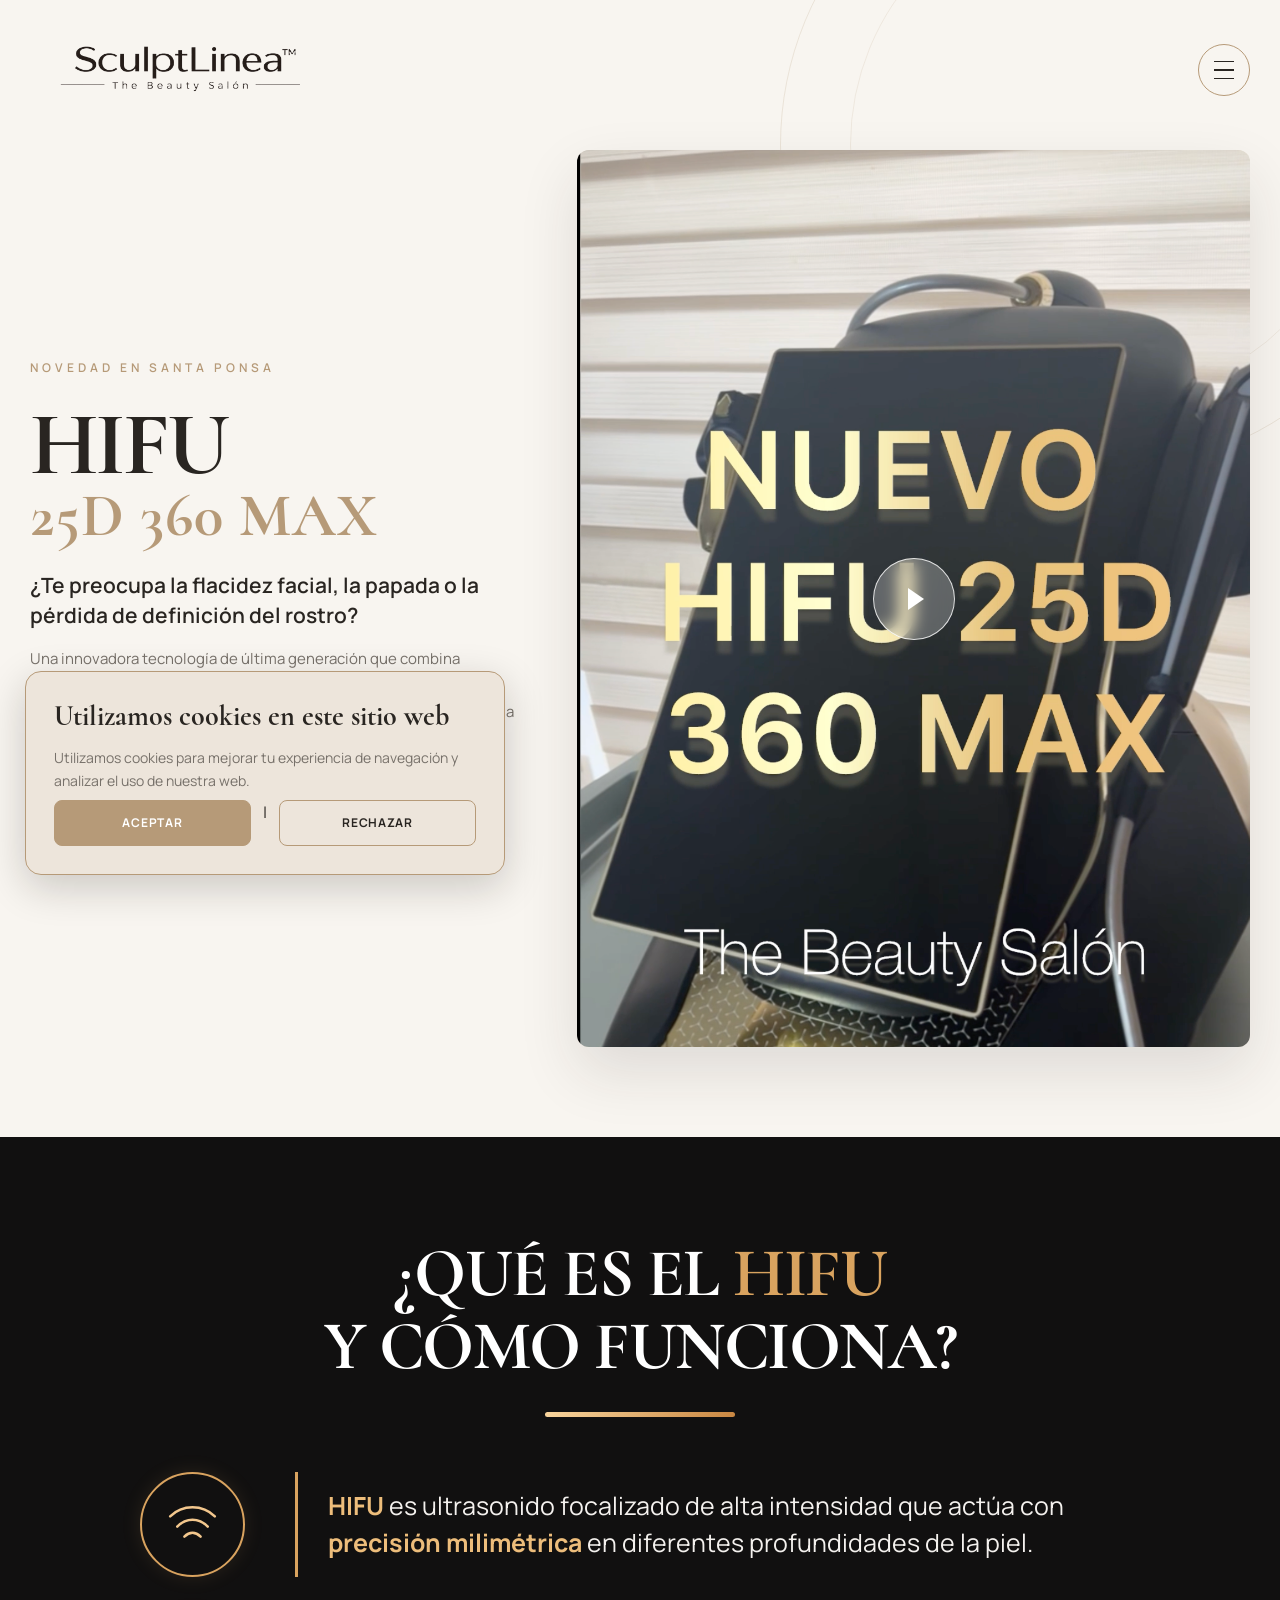
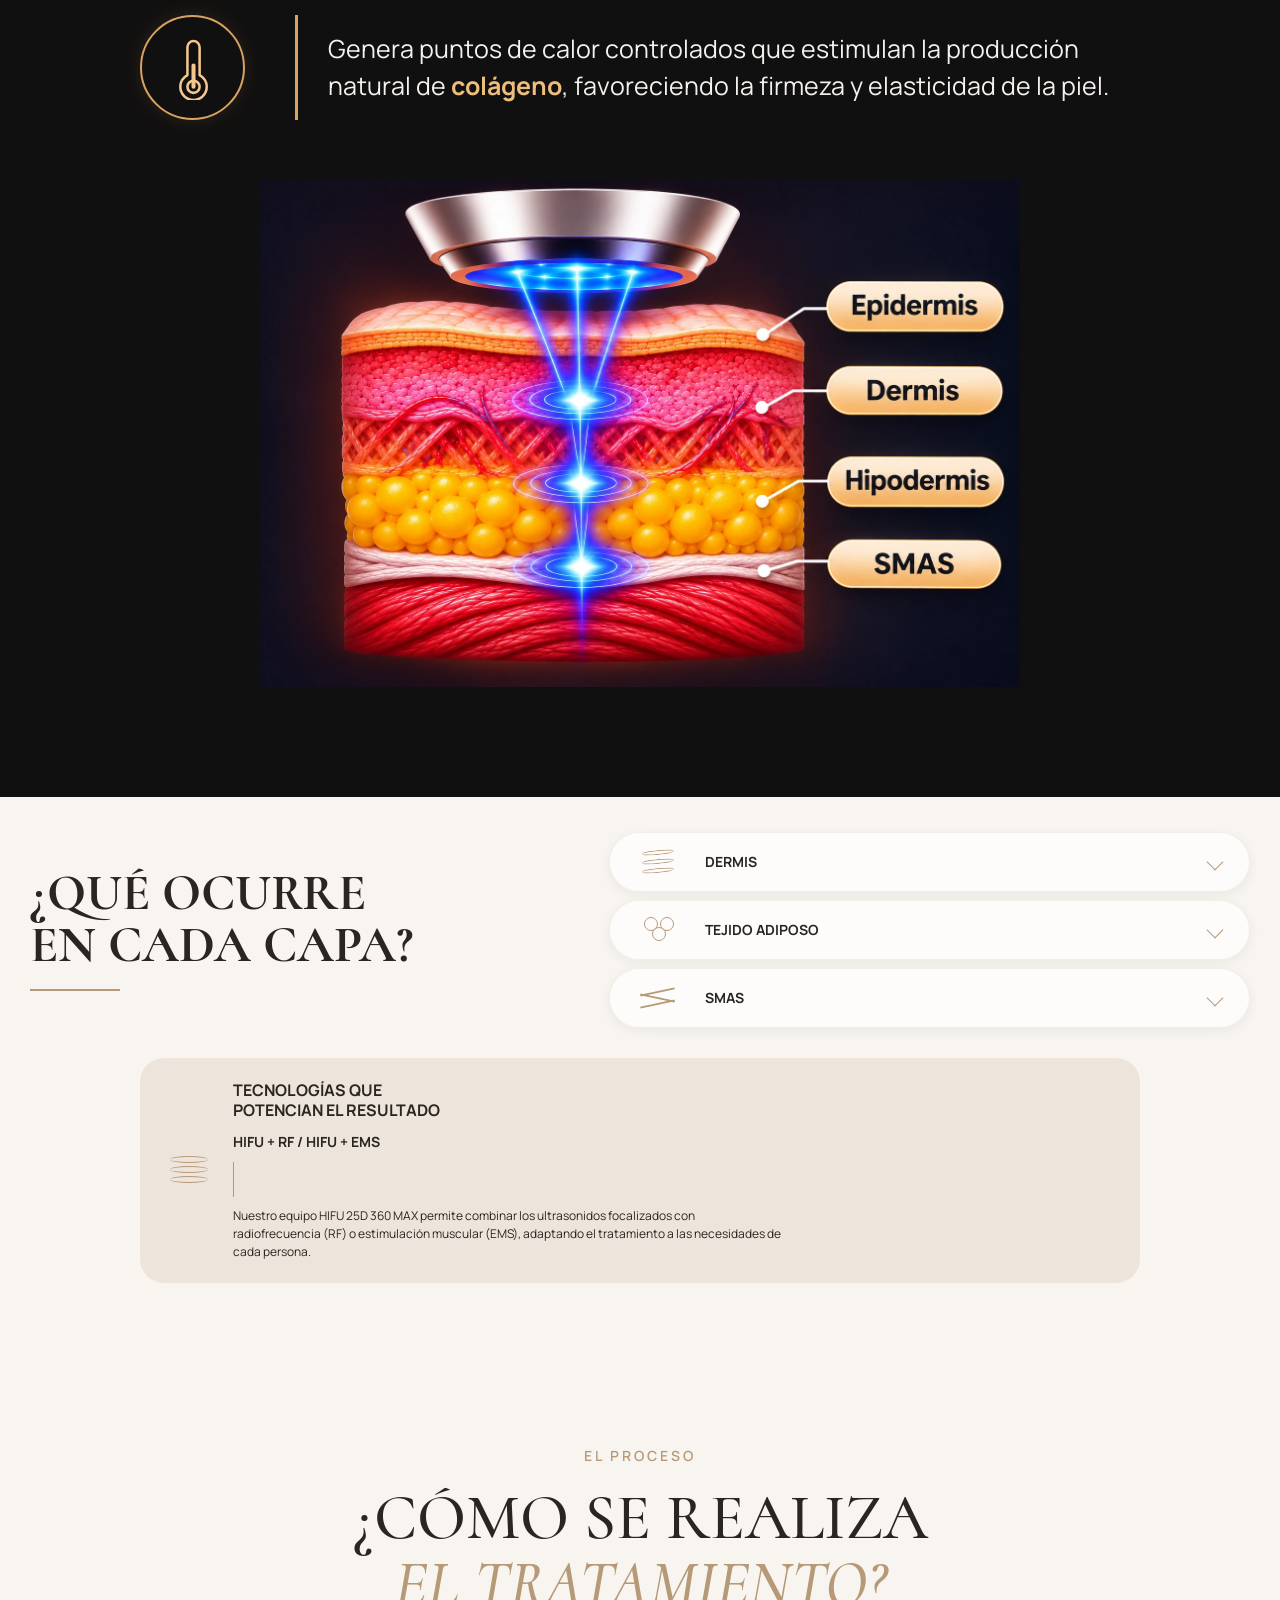
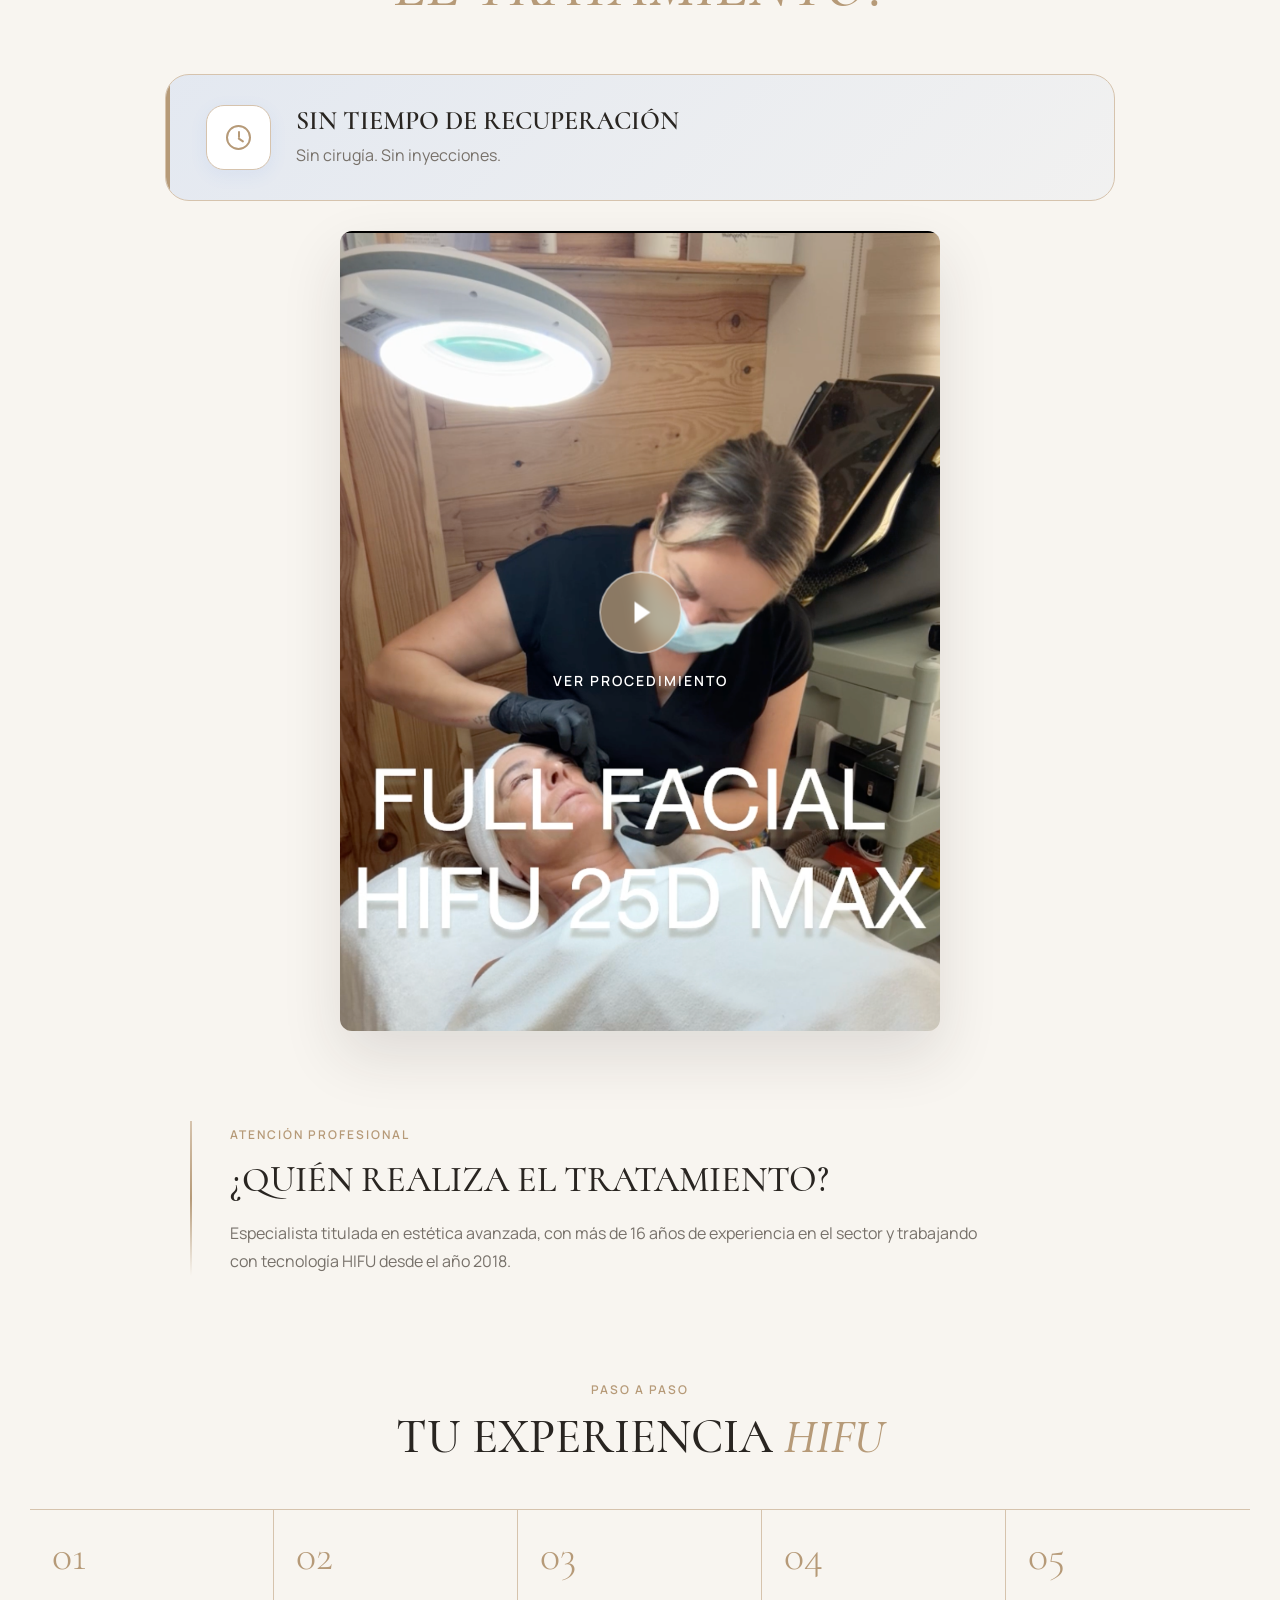
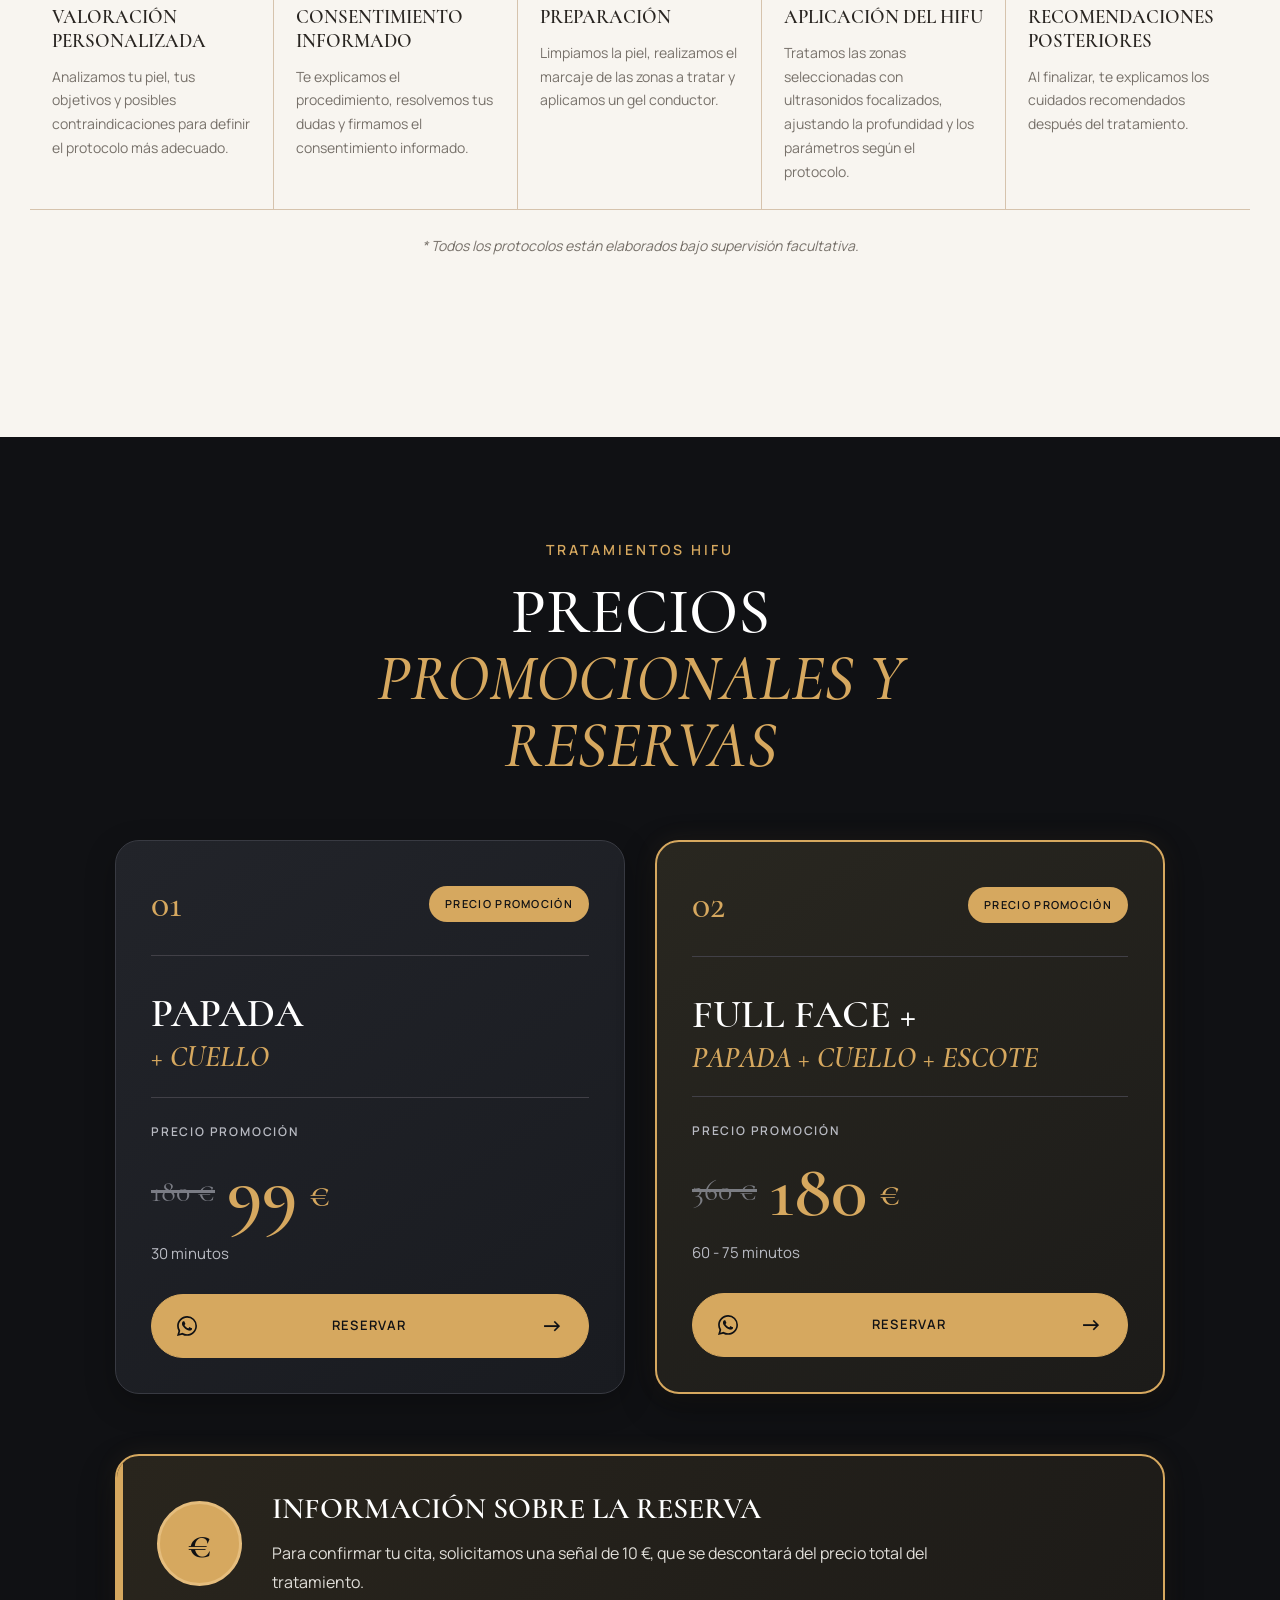
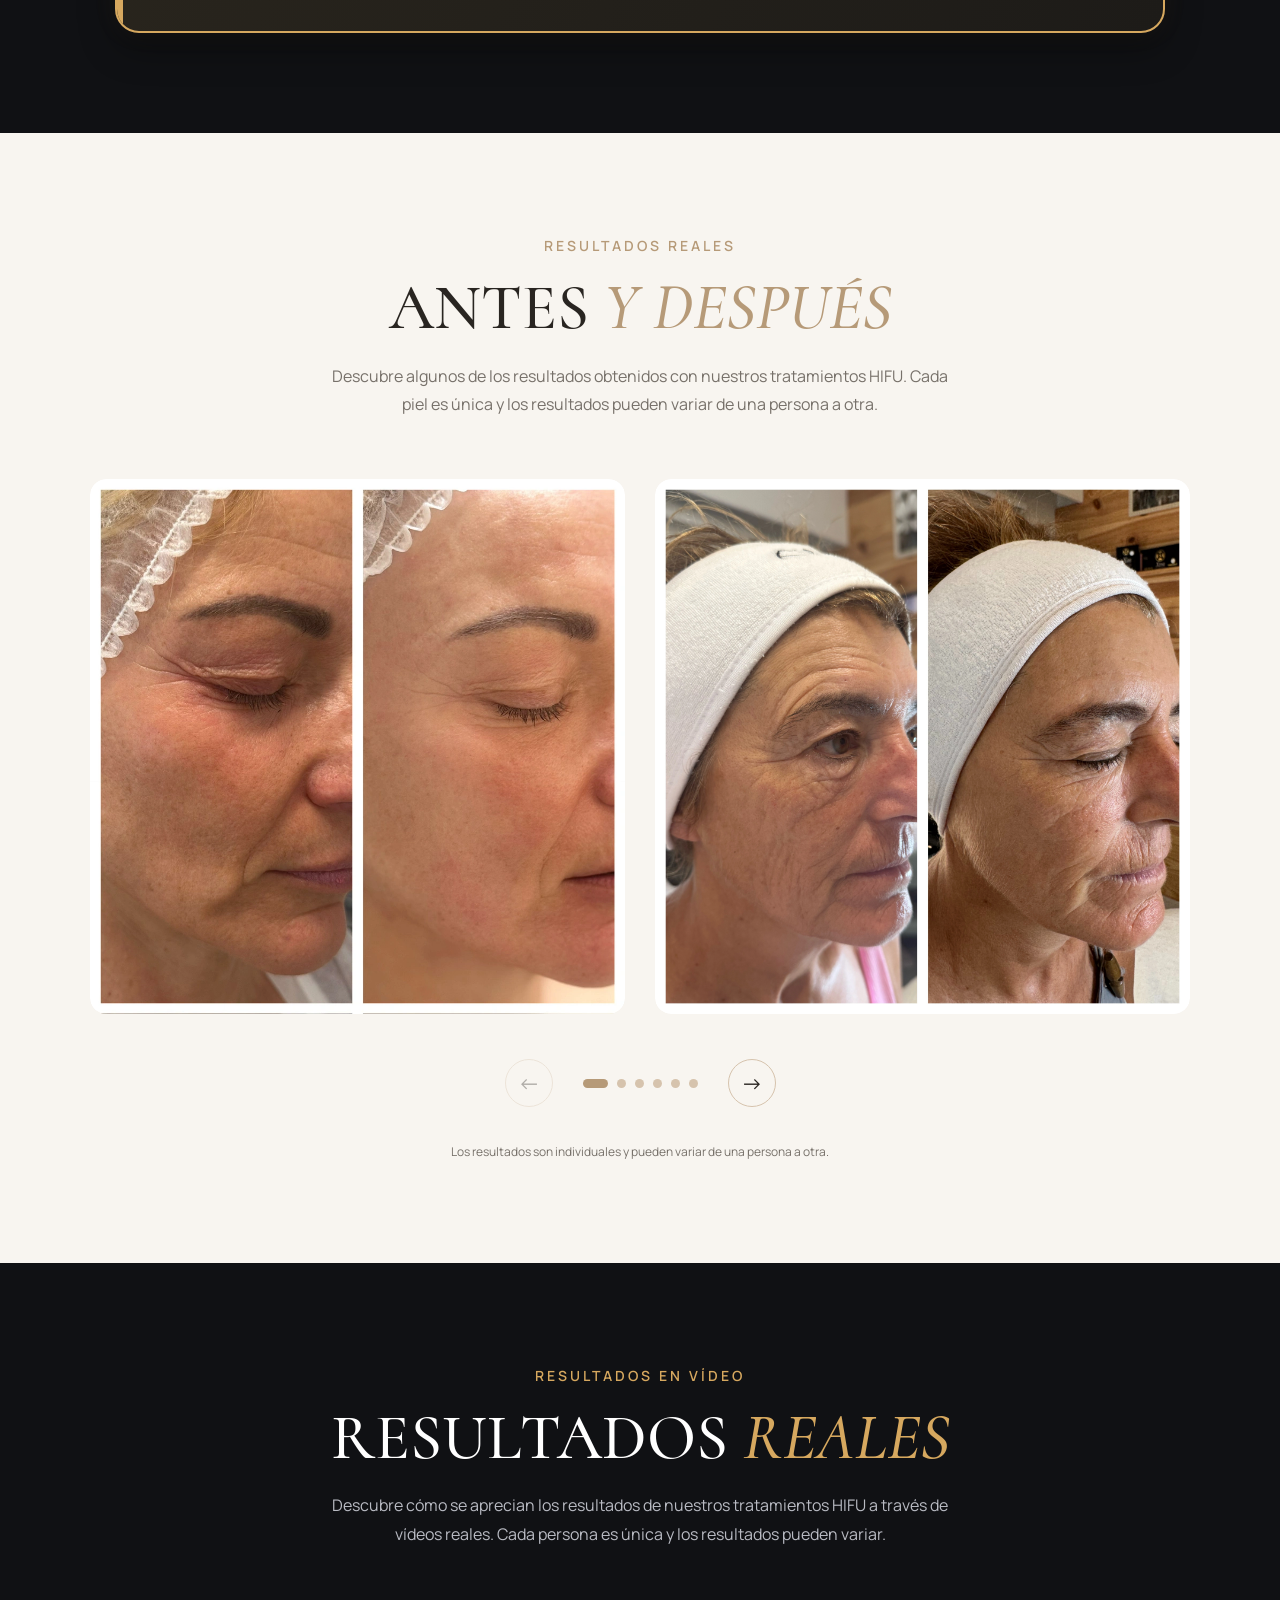
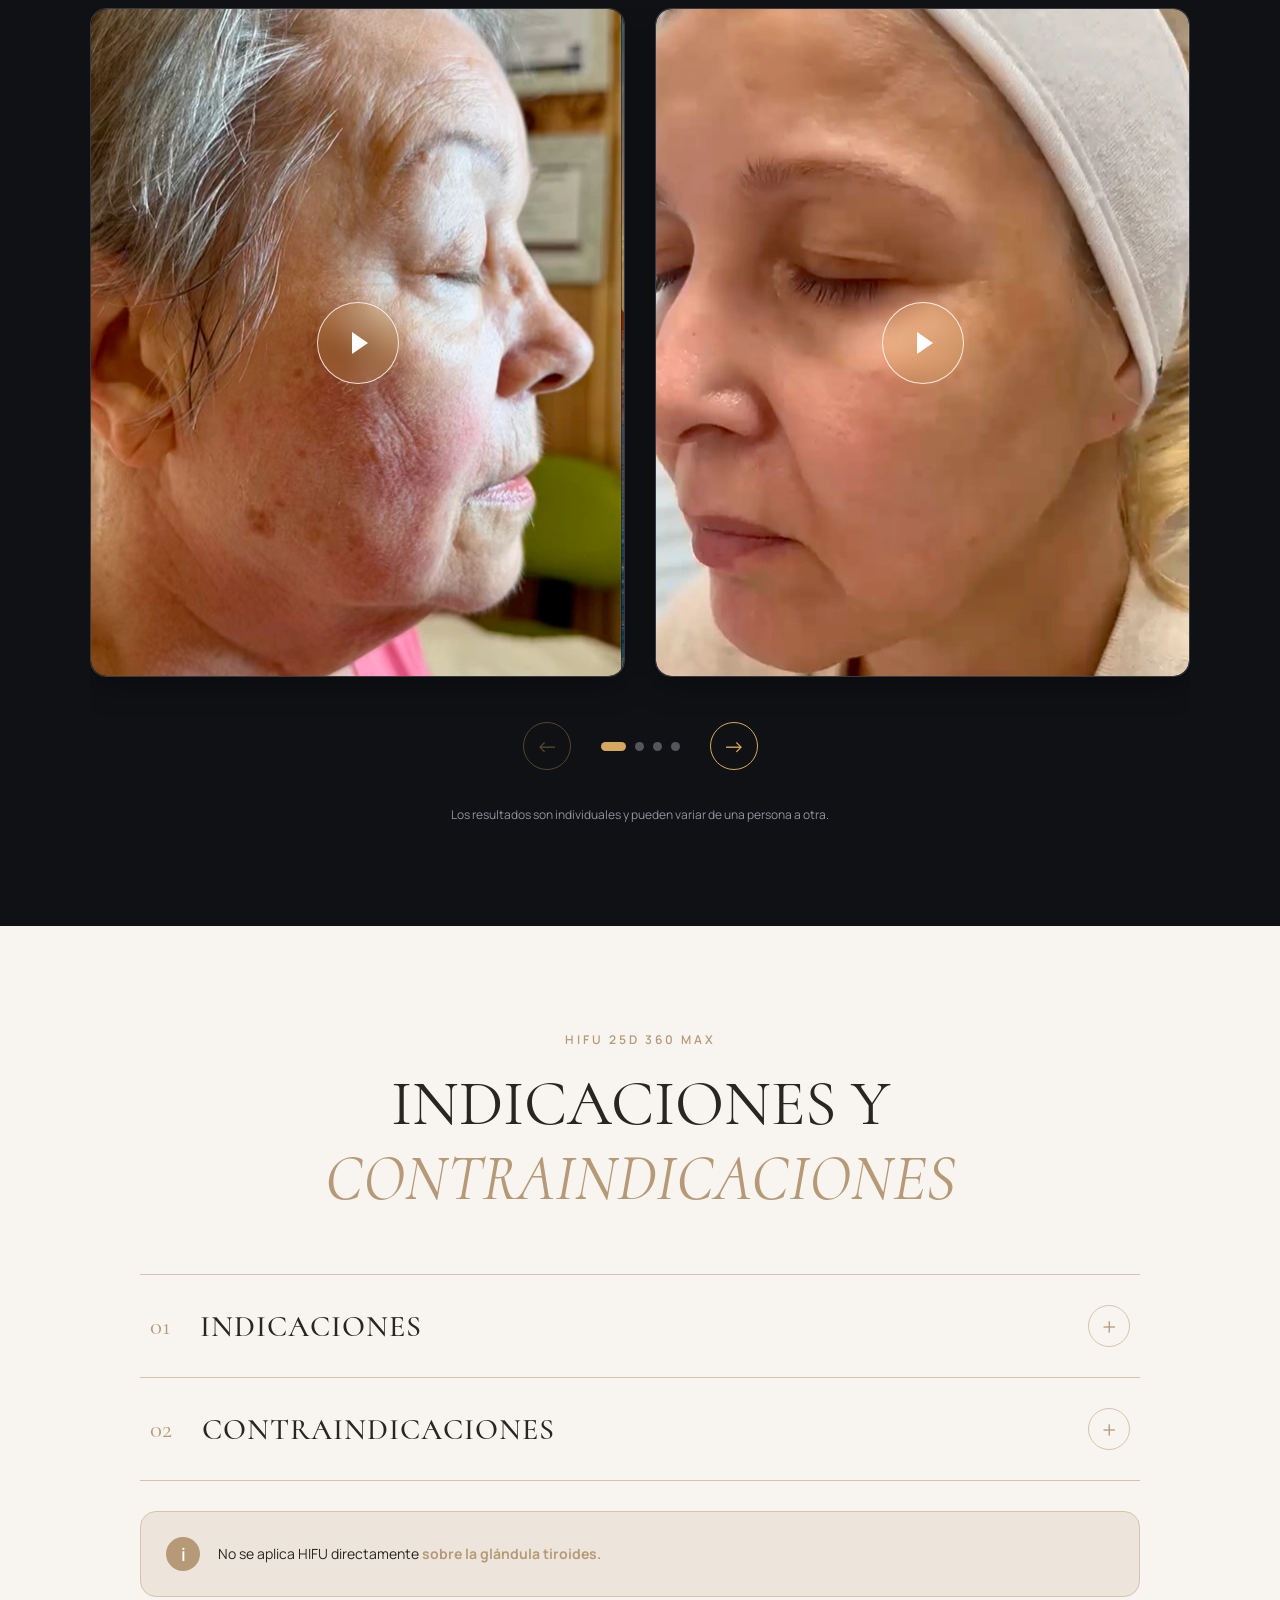
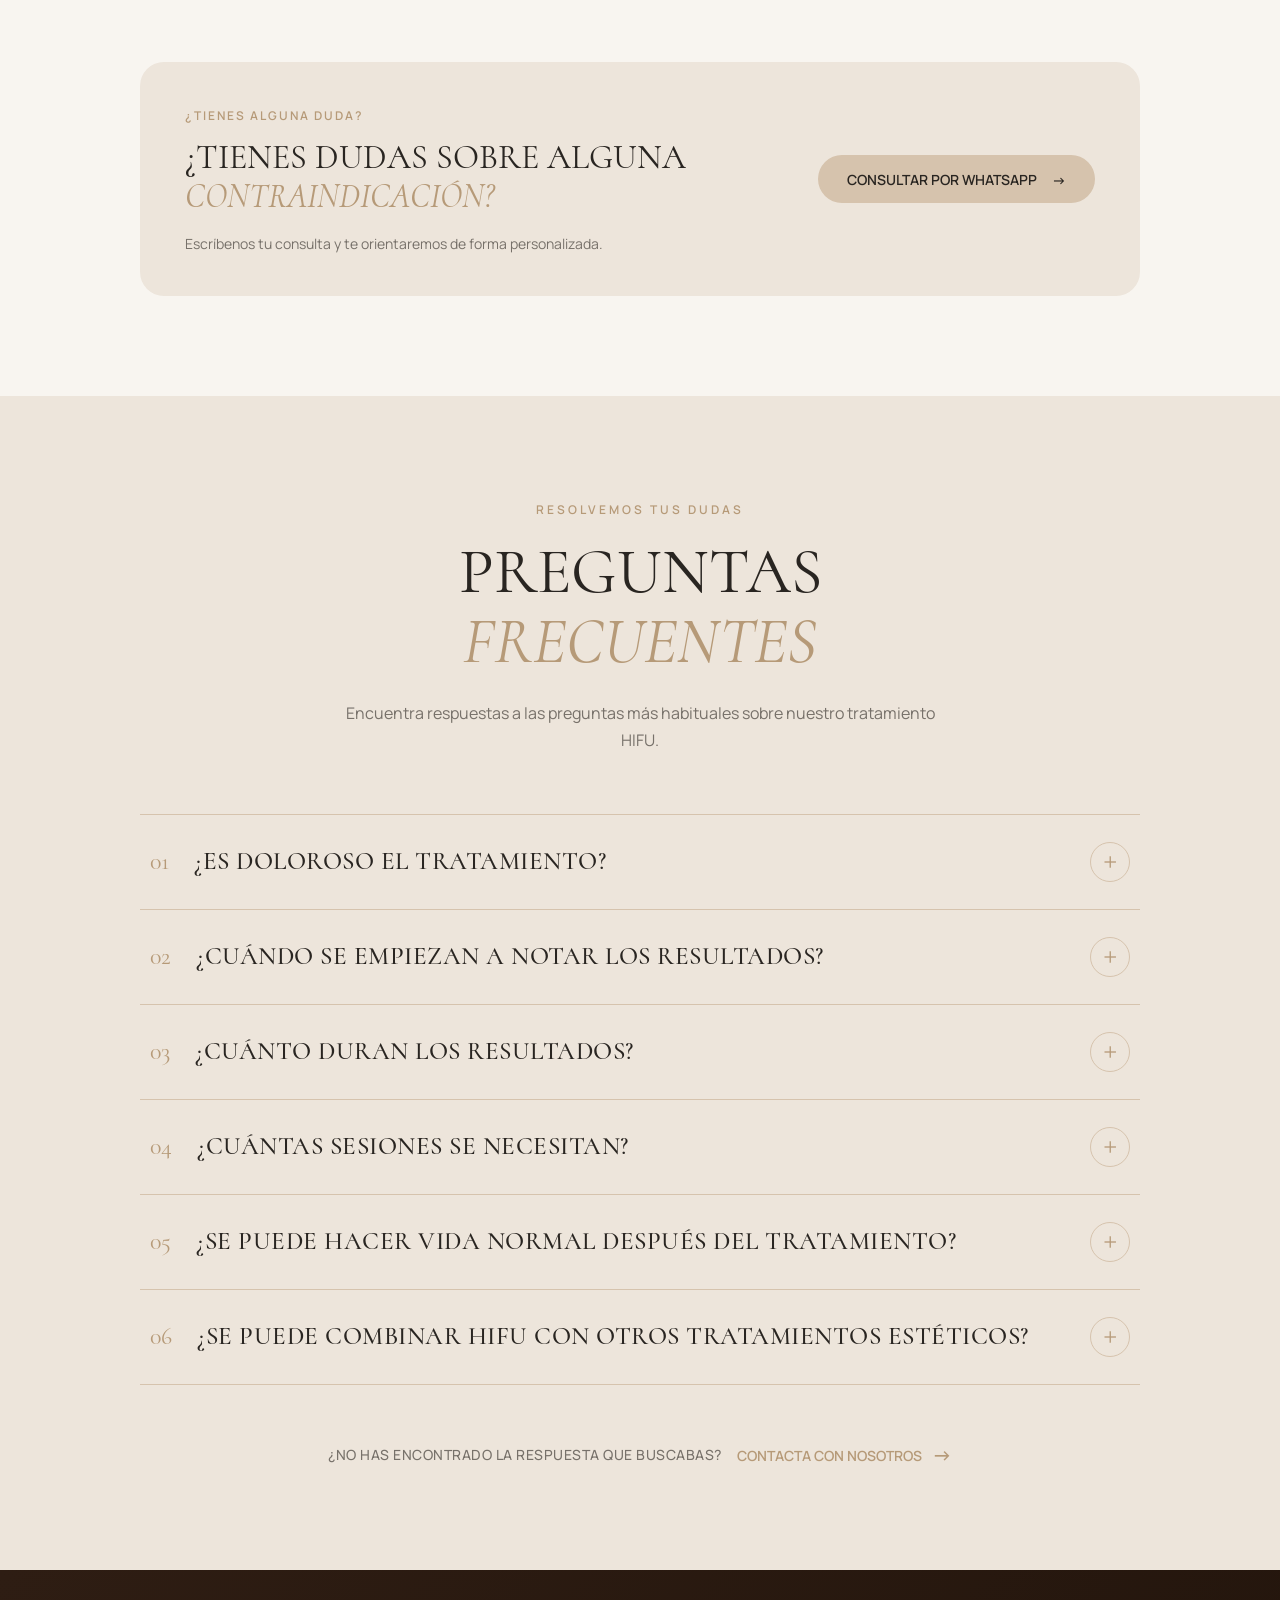
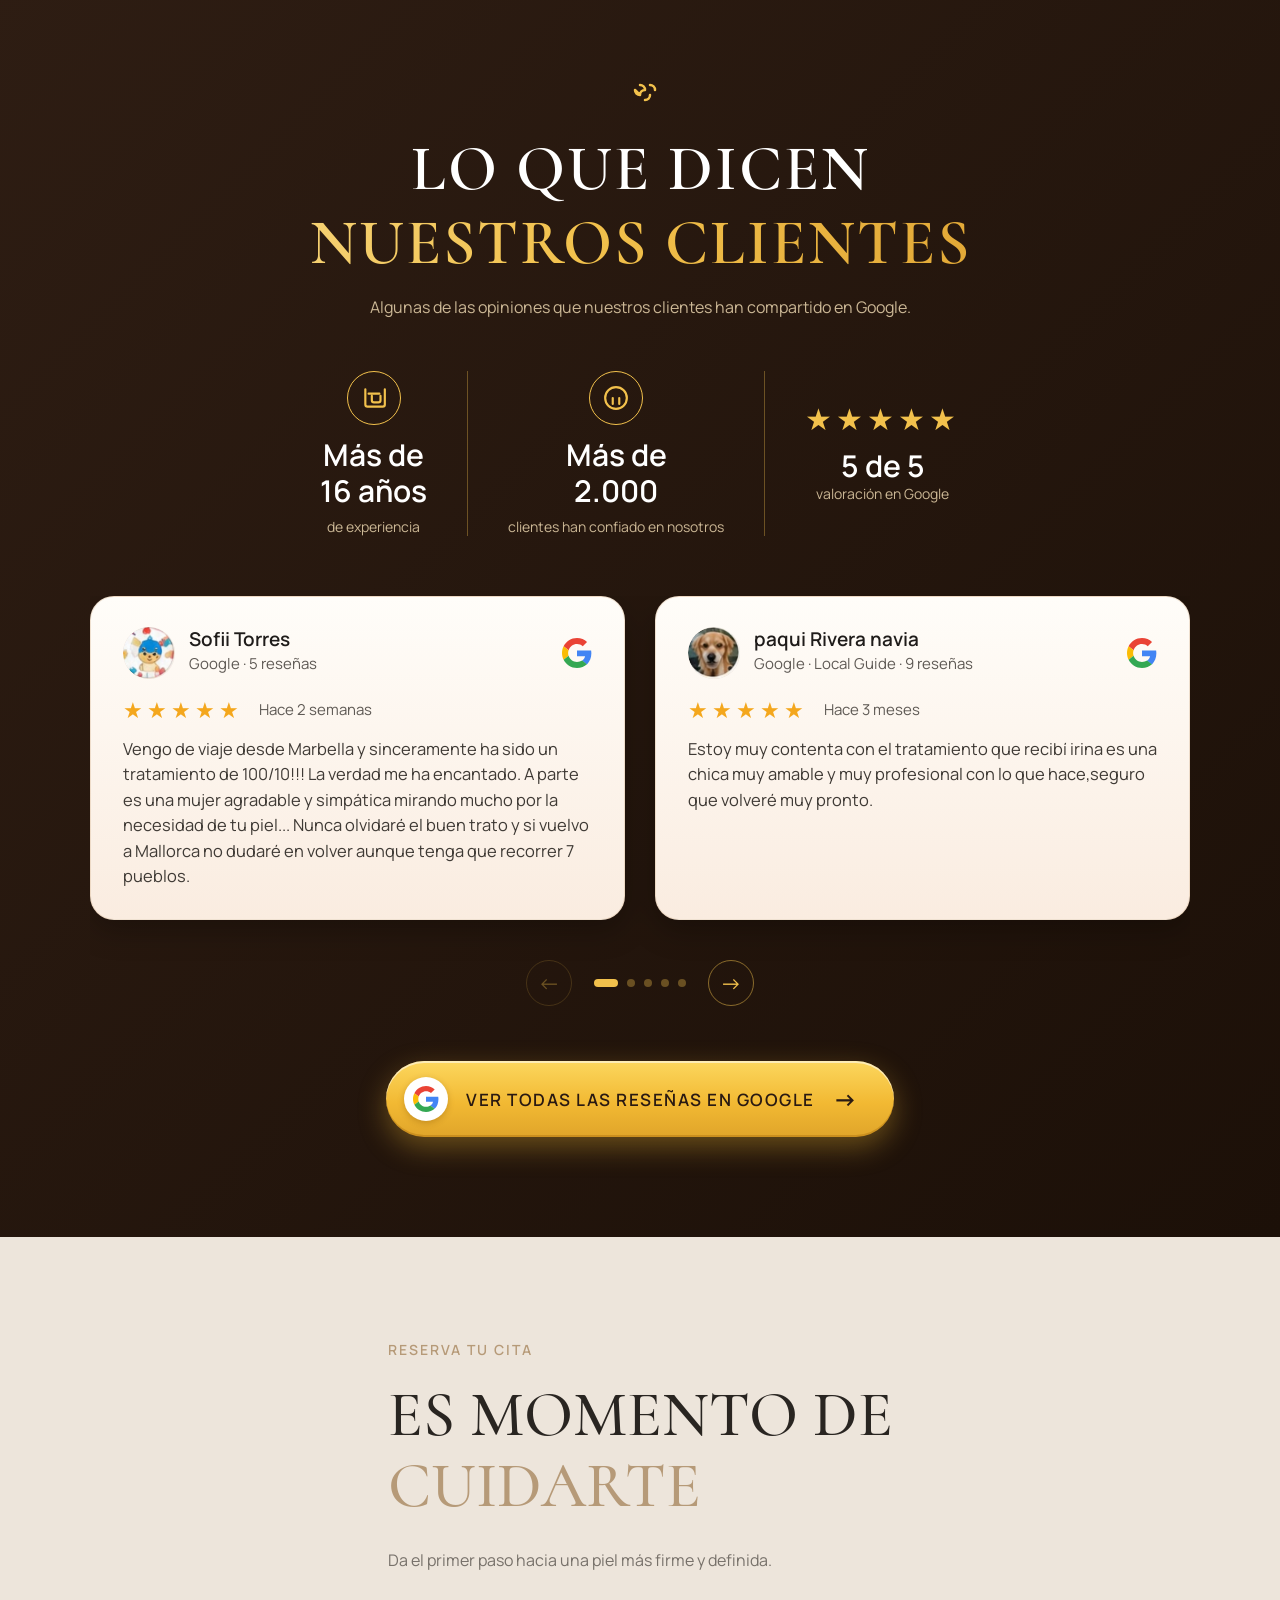
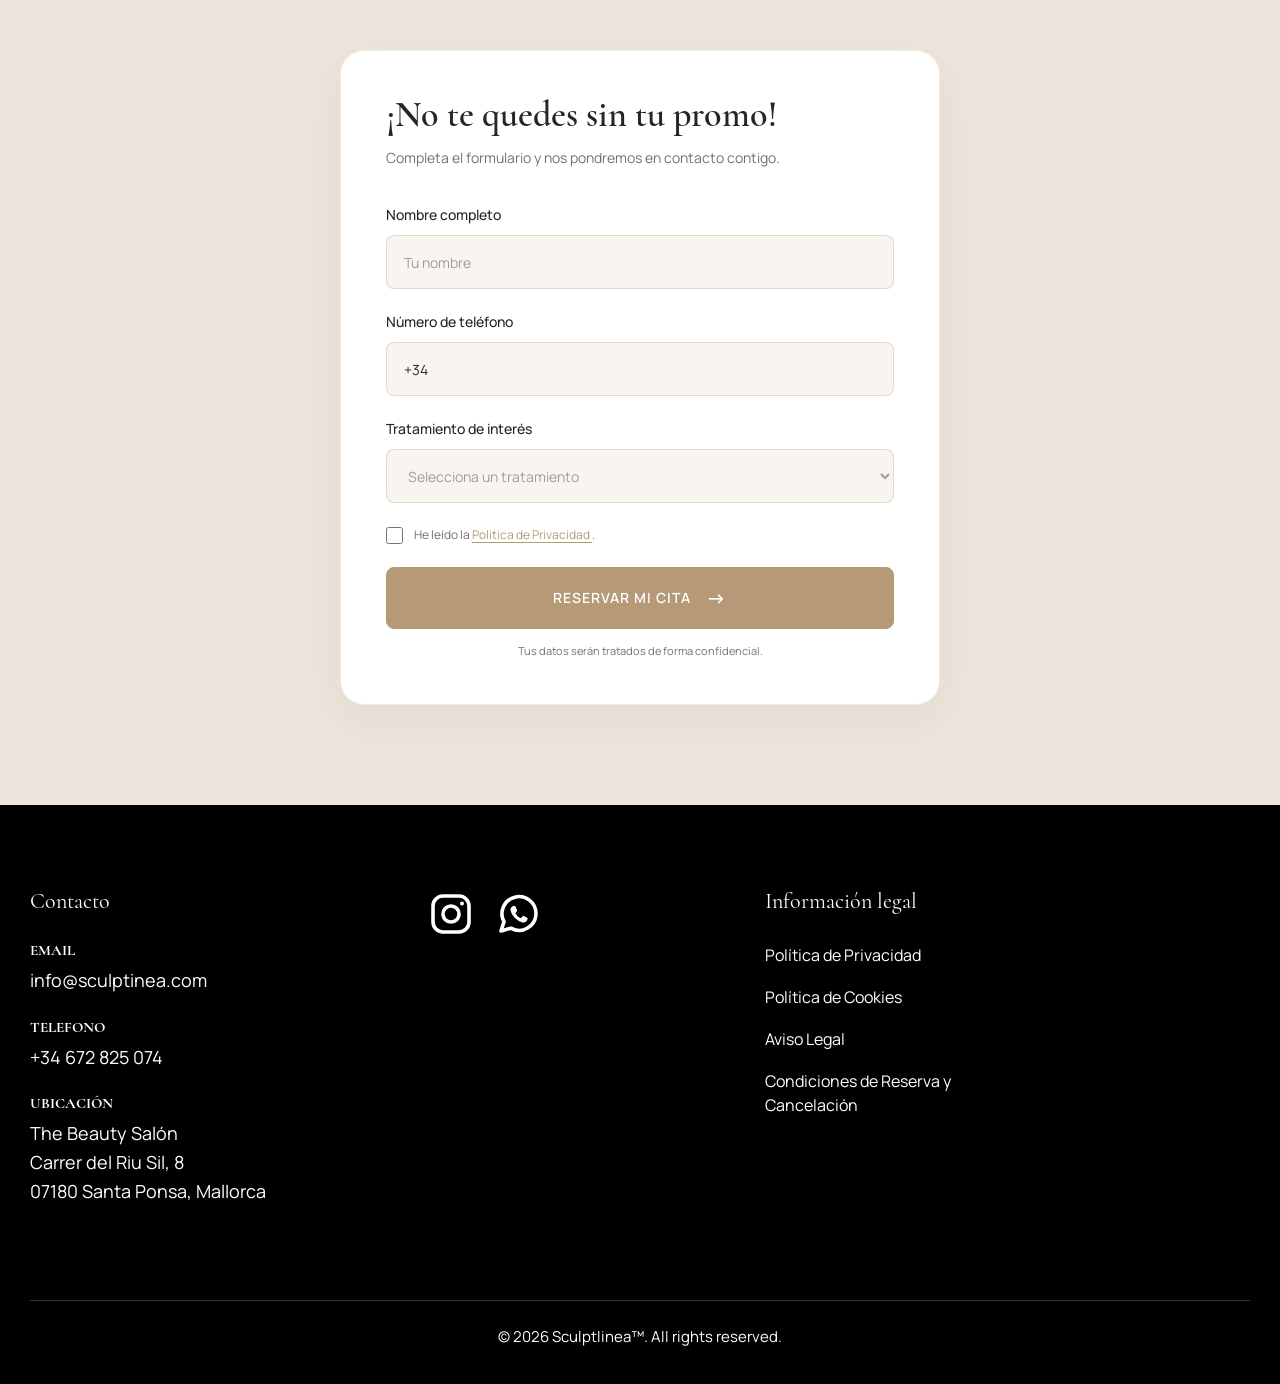
<file: index.html>
<!DOCTYPE html>
<html lang="en">
<head>
    <meta charset="UTF-8">
    <meta name="viewport" content="width=device-width, initial-scale=1.0">
    <title>Tratamiento HIFU 25D 360 MAX | SculptLínea</title>
    <meta name="description" content="Descubre el tratamiento HIFU 25D 360 MAX en SculptLínea. Reafirma la piel, redefine el contorno facial y mejora la firmeza de forma no invasiva. Reserva tu cita.">
    <link rel="stylesheet" href="assets/css/style.css">
    <link rel="icon" type="image/png" href="assets/favicon/favicon.webp">
    <script src="assets/js/header.js" defer></script>
    <script src="assets/js/hero.js" defer></script>
    <script src="assets/js/layers.js" defer></script>
    <script src="assets/js/treatment.js" defer></script>
    <script src="assets/js/result.js" defer></script>
    <script src="assets/js/conditions.js" defer></script>
    <script src="assets/js/faq.js" defer></script>
    <script src="assets/js/reviews.js" defer></script>
    <script src="assets/js/contacts.js" defer></script>
    <script src="assets/js/video-result.js" defer></script>
    <script src="assets/js/form.js" defer></script>
    <script src="assets/js/cookies.js" defer></script>
</head>
<body>
    <!-- SUCCESS MESSAGE START -->
    <div class="modal__success">
        <div class="modal__success-icon">
            <span>✓</span>
        </div>

        <h3 class="modal__success-title">
            ¡Gracias! 🤗
        </h3>

        <p class="modal__success-text">
            Hemos recibido tu solicitud correctamente.
            Nos pondremos en contacto contigo en breve.
        </p>
    </div>
    <!-- SUCCESS MESSAGE END -->
    <header class="header">
        <div class="container">
            <div class="header__wrapper">

                <!-- LOGO -->
                <a class="header__logo" href="index.html" aria-label="SculptLínea — inicio">
                    <img
                        class="header__logo-img"
                        src="assets/icons/logo-3.webp"
                        alt="SculptLínea Beauty & Aesthetics"
                        width="190"
                        height="60"
                    >
                </a>

                <!-- MENU BUTTON -->
                <button
                    class="header__burger"
                    type="button"
                    aria-label="Abrir menú"
                    aria-expanded="false"
                    aria-controls="header-menu"
                >
                    <span class="header__burger-line"></span>
                    <span class="header__burger-line"></span>
                    <span class="header__burger-line"></span>
                </button>

                <!-- NAVIGATION -->
                <nav class="header__menu" id="header-menu" hidden>
                    <ul class="header__list">

                        <li class="header__item">
                            <a class="header__link" href="index.html">
                                Inicio
                            </a>
                        </li>

                        <li class="header__item">
                            <a class="header__link" href="index.html#about">
                                ¿Qué es el HIFU?
                            </a>
                        </li>

                        <li class="header__item">
                            <a class="header__link" href="index.html#treatment">
                                ¿Cómo se realiza el tratamiento?
                            </a>
                        </li>

                        <li class="header__item">
                            <a class="header__link" href="index.html#prices">
                                Tratamientos y precios
                            </a>
                        </li>

                        <li class="header__item">
                            <a class="header__link" href="index.html#results">
                                Resultados reales
                            </a>
                        </li>

                        <li class="header__item">
                            <a class="header__link" href="index.html#indications">
                                Indicaciones y contraindicaciones
                            </a>
                        </li>

                        <li class="header__item">
                            <a class="header__link" href="index.html#faq">
                                Preguntas frecuentes
                            </a>
                        </li>

                        <li class="header__item">
                            <a class="header__link" href="index.html#contact">
                                Contacto
                            </a>
                        </li>

                    </ul>

                    <!-- MENU CTA -->
                    <div class="header__bottom">
                        <a class="header__cta" href="index.html#contact">
                            RESERVAR TRATAMIENTO
                            <span aria-hidden="true">→</span>
                        </a>
                    </div>

                </nav>

            </div>
        </div>
    </header>
    <main>
        <section class="hero" id="home">
            <div class="container">
                <div class="hero__wrapper">
                    <!-- HERO CONTENT -->
                    <div class="hero__content">

                        <span class="hero__label">
                            NOVEDAD EN SANTA PONSA
                        </span>

                        <h1 class="hero__title">
                            HIFU
                            <span>25D 360 MAX</span>
                        </h1>

                        <p class="hero__subtitle">
                            ¿Te preocupa la flacidez facial, la papada
                            o la pérdida de definición del rostro?
                        </p>

                        <p class="hero__description">
                            Una innovadora tecnología de última generación
                            que combina ultrasonidos focalizados (HIFU),
                            radiofrecuencia (RF) y estimulación muscular (EMS)
                            para ayudar a reafirmar la piel, mejorar el aspecto
                            de la papada y redefinir el contorno facial.
                        </p>

                        <a class="button hero__button" href="#treatment">
                            <span>DESCUBRE EL TRATAMIENTO</span>
                            <span aria-hidden="true">→</span>
                        </a>

                    </div>

                    <!-- HERO VIDEO -->
                    <div class="hero__media">
                        <div class="hero__video-wrapper">

                            <video
                                class="hero__video"
                                preload="none"
                                playsinline
                                poster="assets/img/video-1.png"
                            >
                                <source
                                    src="assets/video/video-1.MOV"
                                    type="video/mp4"
                                >
                                Tu navegador no admite la reproducción de vídeo.
                            </video>

                            <button
                                class="hero__video-play"
                                type="button"
                                aria-label="Reproducir vídeo del tratamiento HIFU"
                            >
                                <span
                                    class="hero__video-play-icon"
                                    aria-hidden="true"
                                ></span>
                            </button>

                        </div>
                    </div>

                </div>
            </div>
        </section>
        <section class="about section" id="about">
            <div class="container">

                <div class="about__wrapper">

                    <!-- TOP -->
                    <div class="about__top">
                        <h2 class="about__title">
                            ¿QUÉ ES EL <span>HIFU</span>
                            <br>
                            Y CÓMO FUNCIONA?
                        </h2>

                        <span class="about__title-line"></span>
                    </div>

                    <!-- INFORMATION -->
                    <div class="about__content">

                        <!-- ITEM 1 -->
                        <div class="about__item">

                            <div class="about__icon">
                                <svg viewBox="0 0 64 64" fill="none">
                                    <path d="M10 24C22 12 42 12 54 24"
                                        stroke="currentColor" stroke-width="2.5"
                                        stroke-linecap="round"/>
                                    <path d="M17 34C26 25 38 25 47 34"
                                        stroke="currentColor" stroke-width="2.5"
                                        stroke-linecap="round"/>
                                    <path d="M24 44C29 39 35 39 40 44"
                                        stroke="currentColor" stroke-width="2.5"
                                        stroke-linecap="round"/>
                                </svg>
                            </div>

                            <div class="about__item-content">
                                <p class="about__text">
                                    <strong>HIFU</strong> es ultrasonido focalizado de alta
                                    intensidad que actúa con <strong>precisión milimétrica</strong>
                                    en diferentes profundidades de la piel.
                                </p>
                            </div>

                        </div>

                        <!-- ITEM 2 -->
                        <div class="about__item">

                            <div class="about__icon">
                                <svg viewBox="0 0 64 64" fill="none">
                                    <path d="M27 12C27 8.7 29.7 6 33 6C36.3 6 39 8.7 39 12V39.5C43.5 42 46 46.5 46 51C46 58.2 40.2 64 33 64C25.8 64 20 58.2 20 51C20 46.5 22.5 42 27 39.5V12Z"
                                        stroke="currentColor" stroke-width="2.5"
                                        stroke-linejoin="round"/>
                                    <path d="M33 30V51"
                                        stroke="currentColor" stroke-width="4"
                                        stroke-linecap="round"/>
                                    <circle cx="33" cy="51" r="6"
                                        stroke="currentColor" stroke-width="2.5"/>
                                </svg>
                            </div>

                            <div class="about__item-content">
                                <p class="about__text">
                                    Genera puntos de calor controlados que estimulan
                                    la producción natural de <strong>colágeno</strong>,
                                    favoreciendo la firmeza y elasticidad de la piel.
                                </p>
                            </div>

                        </div>

                    </div>

                    <!-- SKIN DIAGRAM -->
                    <div class="about__diagram">

                        <div class="about__diagram-image">
                            <img
                                class="about__img"
                                src="assets/img/about/about.webp"
                                alt="Ilustración del tratamiento HIFU y las capas de la piel"
                                width="1200"
                                height="900"
                                loading="lazy"
                            >
                        </div>

                        <!-- LAYER LABELS -->
                        <!-- <div class="about__layers">

                            <div class="about__layer">
                                <span class="about__layer-line"></span>
                                <span class="about__layer-name">Epidermis</span>
                            </div>

                            <div class="about__layer">
                                <span class="about__layer-line"></span>
                                <span class="about__layer-name">Dermis</span>
                            </div>

                            <div class="about__layer">
                                <span class="about__layer-line"></span>
                                <span class="about__layer-name">Tejido adiposo</span>
                            </div>

                            <div class="about__layer">
                                <span class="about__layer-line"></span>
                                <span class="about__layer-name">SMAS</span>
                            </div>

                        </div> -->

                    </div>

                </div>

            </div>
        </section>
        <section class="layers section" id="layers">
            <div class="container">

                <div class="layers__wrapper">

                    <!-- SECTION TITLE -->
                    <div class="layers__content">
                        <h2 class="layers__title">
                            ¿QUÉ OCURRE
                            <span>EN CADA CAPA?</span>
                        </h2>

                        <span class="layers__title-line"></span>
                    </div>

                    <!-- ACCORDIONS -->
                    <div class="layers__accordions">

                        <!-- ACCORDION 1 -->
                        <div class="layers__item">

                            <button
                                class="layers__trigger"
                                type="button"
                                aria-expanded="false"
                                aria-controls="layers-panel-1"
                            >
                                <span class="layers__icon layers__icon--dermis"
                                    aria-hidden="true">
                                    <span></span>
                                    <span></span>
                                    <span></span>
                                </span>

                                <span class="layers__name">DERMIS</span>

                                <span class="layers__arrow"
                                    aria-hidden="true"></span>
                            </button>

                           <div class="layers__panel" id="layers-panel-1">
                                <div class="layers__panel-inner">
                                    <p class="layers__description">
                                        Ayuda a mejorar la densidad, firmeza y elasticidad de la piel.
                                    </p>
                                </div>
                            </div>

                        </div>

                        <!-- ACCORDION 2 -->
                        <div class="layers__item">

                            <button
                                class="layers__trigger"
                                type="button"
                                aria-expanded="false"
                                aria-controls="layers-panel-2"
                            >
                                <span class="layers__icon layers__icon--fat"
                                    aria-hidden="true">
                                    <span></span>
                                    <span></span>
                                    <span></span>
                                </span>

                                <span class="layers__name">TEJIDO ADIPOSO</span>

                                <span class="layers__arrow"
                                    aria-hidden="true"></span>
                            </button>

                            <div class="layers__panel" id="layers-panel-2">
                                <div class="layers__panel-inner">
                                    <p class="layers__description">
                                        En tratamientos específicos, puede contribuir a reducir los depósitos de grasa localizada, como los de la papada.
                                    </p>
                                </div>
                            </div>

                        </div>

                        <!-- ACCORDION 3 -->
                        <div class="layers__item">

                            <button
                                class="layers__trigger"
                                type="button"
                                aria-expanded="false"
                                aria-controls="layers-panel-3"
                            >
                                <span class="layers__icon layers__icon--smas"
                                    aria-hidden="true">
                                    <span></span>
                                    <span></span>
                                    <span></span>
                                </span>

                                <span class="layers__name">SMAS</span>

                                <span class="layers__arrow"
                                    aria-hidden="true"></span>
                            </button>

                            <div class="layers__panel" id="layers-panel-3">
                                <div class="layers__panel-inner">
                                    <p class="layers__description">
                                        Favorece la remodelación de las estructuras de soporte facial, contribuyendo a mejorar la definición del óvalo del rostro.
                                    </p>
                                </div>
                            </div>

                        </div>

                    </div>

                </div>

                <!-- TECHNOLOGY INFO -->
                <div class="layers__technology">

                    <div class="layers__technology-icon" aria-hidden="true">
                        <span></span>
                    </div>

                    <div class="layers__technology-content">

                        <h3 class="layers__technology-heading">
                            TECNOLOGÍAS QUE<br>
                            POTENCIAN EL RESULTADO
                        </h3>

                        <div class="layers__technology-title">
                            HIFU + RF / HIFU + EMS
                        </div>

                        <span class="layers__technology-divider"></span>

                        <p class="layers__technology-text">
                            Nuestro equipo HIFU 25D 360 MAX permite combinar
                            los ultrasonidos focalizados con radiofrecuencia (RF) o
                            estimulación muscular (EMS), adaptando el tratamiento
                            a las necesidades de cada persona.
                        </p>

                    </div>

                </div>

            </div>
        </section>
        <section class="treatment section" id="treatment">
            <div class="container">
                
                <!-- SECTION HEADER -->
                <div class="treatment__top">
                    <span class="treatment__label">EL PROCESO</span>

                    <h2 class="treatment__title">
                        ¿CÓMO SE REALIZA
                        <span>EL TRATAMIENTO?</span>
                    </h2>
                </div>
                <!-- RECOVERY -->
                <div class="treatment__recovery">

                    <div class="treatment__recovery-icon" aria-hidden="true">
                        <span></span>
                    </div>

                    <div class="treatment__recovery-content">

                        <h3 class="treatment__recovery-title">
                            SIN TIEMPO DE RECUPERACIÓN
                        </h3>

                        <p class="treatment__recovery-subtitle">
                            Sin cirugía. Sin inyecciones.
                        </p>

                    </div>

                </div>
                <!-- VIDEO -->
                <div class="treatment__video-wrapper">
                    <video
                        class="treatment__video"
                        preload="none"
                        playsinline
                        poster="assets/img/video-2.png"
                    >
                        <source src="assets/video/video-2.MP4" type="video/mp4">
                        Tu navegador no admite la reproducción de vídeo.
                    </video>

                    <button
                        class="treatment__video-play"
                        type="button"
                        aria-label="Reproducir vídeo del procedimiento"
                    >
                        <span class="treatment__video-play-icon" aria-hidden="true"></span>
                        <span class="treatment__video-play-text">VER PROCEDIMIENTO</span>
                    </button>
                </div>

                <!-- PROFESSIONAL -->
                <div class="treatment__professional">
                    <div class="treatment__professional-line"></div>

                    <div class="treatment__professional-content">

                        <span class="treatment__professional-label">
                            ATENCIÓN PROFESIONAL
                        </span>

                        <h3 class="treatment__professional-title">
                            ¿QUIÉN REALIZA EL TRATAMIENTO?
                        </h3>

                        <p class="treatment__professional-text">
                            Especialista titulada en estética avanzada,
                            con más de 16 años de experiencia en el sector
                            y trabajando con tecnología HIFU desde el año 2018.
                        </p>

                    </div>
                </div>

                <!-- STEPS -->
                <div class="treatment__steps">

                    <div class="treatment__steps-header">
                        <span class="treatment__steps-label">PASO A PASO</span>

                        <h3 class="treatment__steps-title">
                            TU EXPERIENCIA <span>HIFU</span>
                        </h3>
                    </div>

                    <div class="treatment__steps-list">

                        <!-- STEP 01 -->
                        <div class="treatment__step">
                            <span class="treatment__step-number">01</span>

                            <div class="treatment__step-content">
                                <h4 class="treatment__step-title">
                                    VALORACIÓN PERSONALIZADA
                                </h4>

                                <p class="treatment__step-text">
                                    Analizamos tu piel, tus objetivos y posibles
                                    contraindicaciones para definir el protocolo
                                    más adecuado.
                                </p>
                            </div>
                        </div>

                        <!-- STEP 02 -->
                        <div class="treatment__step">
                            <span class="treatment__step-number">02</span>

                            <div class="treatment__step-content">
                                <h4 class="treatment__step-title">
                                    CONSENTIMIENTO INFORMADO
                                </h4>

                                <p class="treatment__step-text">
                                    Te explicamos el procedimiento, resolvemos
                                    tus dudas y firmamos el consentimiento informado.
                                </p>
                            </div>
                        </div>

                        <!-- STEP 03 -->
                        <div class="treatment__step">
                            <span class="treatment__step-number">03</span>

                            <div class="treatment__step-content">
                                <h4 class="treatment__step-title">
                                    PREPARACIÓN
                                </h4>

                                <p class="treatment__step-text">
                                    Limpiamos la piel, realizamos el marcaje de las
                                    zonas a tratar y aplicamos un gel conductor.
                                </p>
                            </div>
                        </div>

                        <!-- STEP 04 -->
                        <div class="treatment__step">
                            <span class="treatment__step-number">04</span>

                            <div class="treatment__step-content">
                                <h4 class="treatment__step-title">
                                    APLICACIÓN DEL HIFU
                                </h4>

                                <p class="treatment__step-text">
                                    Tratamos las zonas seleccionadas con ultrasonidos
                                    focalizados, ajustando la profundidad y los
                                    parámetros según el protocolo.
                                </p>
                            </div>
                        </div>

                        <!-- STEP 05 -->
                        <div class="treatment__step">
                            <span class="treatment__step-number">05</span>

                            <div class="treatment__step-content">
                                <h4 class="treatment__step-title">
                                    RECOMENDACIONES POSTERIORES
                                </h4>

                                <p class="treatment__step-text">
                                    Al finalizar, te explicamos los cuidados
                                    recomendados después del tratamiento.
                                </p>
                            </div>
                        </div>

                    </div>

                    <!-- FACULTATIVE SUPERVISION NOTE -->
                    <p class="treatment__steps-note">
                        * Todos los protocolos están elaborados bajo supervisión facultativa.
                    </p>

                </div>
            </div>
        </section>
        <section class="pricing section" id="prices">
            <div class="container">

                <!-- SECTION HEADER -->
                <div class="pricing__top">
                    <span class="pricing__label">TRATAMIENTOS HIFU</span>

                    <h2 class="pricing__title">
                        PRECIOS <span>PROMOCIONALES Y RESERVAS</span>
                    </h2>
                </div>

                <!-- PRICING CARDS -->
                <div class="pricing__list">

                    <!-- CARD 1 -->
                    <article class="pricing__card">
                        <div class="pricing__card-top">
                            <span class="pricing__card-number">01</span>
                            <span class="pricing__card-tag">PRECIO PROMOCIÓN</span>
                        </div>

                        <div class="pricing__card-content">
                            <h3 class="pricing__card-title">
                                PAPADA <span>+ CUELLO</span>
                            </h3>

                            <div class="pricing__card-price">
                                <span class="pricing__price-label">
                                    PRECIO PROMOCIÓN
                                </span>

                                <div class="pricing__price-value">
                                    <span class="pricing__price-old">180 €</span>
                                    <span class="pricing__price-amount">99</span>
                                    <span class="pricing__price-currency">€</span>
                                </div>

                                <span class="pricing__duration">30 minutos</span>
                            </div>

                           <a class="button pricing__card-button"
                                href="https://wa.me/34672825074?text=%C2%A1Hola%21%20%F0%9F%98%8A%20Me%20interesa%20la%20promoci%C3%B3n%20de%20HIFU%20para%20papada%20y%20cuello%20por%2099%20%E2%82%AC%20y%20me%20gustar%C3%ADa%20reservar%20una%20cita."
                                target="_blank"
                                rel="noopener noreferrer">

                                <svg
                                    class="pricing__whatsapp-icon"
                                    xmlns="http://www.w3.org/2000/svg"
                                    viewBox="0 0 24 24"
                                    width="20"
                                    height="20"
                                    fill="currentColor"
                                    aria-hidden="true">
                                    <path d="M20.52 3.48A11.86 11.86 0 0 0 12.04 0C5.48 0 .13 5.34.13 11.91c0 2.1.55 4.16 1.6 5.98L0 24l6.27-1.64a11.9 11.9 0 0 0 5.76 1.47h.01c6.56 0 11.91-5.34 11.91-11.91a11.84 11.84 0 0 0-3.43-8.44ZM12.04 21.8a9.9 9.9 0 0 1-5.04-1.38l-.36-.21-3.72.97.99-3.63-.23-.37a9.87 9.87 0 0 1-1.52-5.27c0-5.47 4.45-9.92 9.93-9.92a9.87 9.87 0 0 1 7.02 2.91 9.87 9.87 0 0 1 2.9 7.03c0 5.47-4.45 9.92-9.92 9.92Zm5.44-7.43c-.3-.15-1.77-.87-2.05-.97-.27-.1-.47-.15-.67.15-.2.3-.77.97-.95 1.17-.17.2-.35.22-.65.07-.3-.15-1.26-.46-2.4-1.47-.89-.8-1.49-1.78-1.67-2.08-.17-.3-.02-.46.13-.61.13-.13.3-.35.45-.52.15-.17.2-.3.3-.5.1-.2.05-.37-.02-.52-.08-.15-.67-1.62-.92-2.22-.24-.58-.48-.5-.67-.51h-.57c-.2 0-.52.07-.8.37-.27.3-1.05 1.02-1.05 2.49s1.07 2.89 1.22 3.09c.15.2 2.1 3.2 5.09 4.49.71.3 1.26.49 1.69.62.71.23 1.36.2 1.87.12.57-.08 1.77-.72 2.02-1.42.25-.7.25-1.3.17-1.42-.07-.12-.27-.2-.57-.35Z"/>
                                </svg>

                                <span>RESERVAR</span>
                                <span aria-hidden="true">→</span>
                            </a>
                        </div>
                    </article>

                    <!-- CARD 2 -->
                    <article class="pricing__card pricing__card--featured">
                        <div class="pricing__card-top">
                            <span class="pricing__card-number">02</span>
                            <span class="pricing__card-tag">PRECIO PROMOCIÓN</span>
                        </div>

                        <div class="pricing__card-content">
                            <h3 class="pricing__card-title">
                                FULL FACE +
                                <span>PAPADA + CUELLO + ESCOTE</span>
                            </h3>

                            <div class="pricing__card-price">
                                <span class="pricing__price-label">
                                    PRECIO PROMOCIÓN
                                </span>

                                <div class="pricing__price-value">
                                    <span class="pricing__price-old">360 €</span>
                                    <span class="pricing__price-amount">180</span>
                                    <span class="pricing__price-currency">€</span>
                                </div>

                                <span class="pricing__duration">60 - 75 minutos</span>
                            </div>

                                <a class="button pricing__card-button"
                                    href="https://wa.me/34672825074?text=%C2%A1Hola%21%20%F0%9F%98%8A%20Me%20interesa%20la%20promoci%C3%B3n%20de%20HIFU%20Full%20Face%20por%20180%20%E2%82%AC%20y%20me%20gustar%C3%ADa%20reservar%20una%20cita."
                                    target="_blank"
                                    rel="noopener noreferrer">

                                        <svg
                                            class="pricing__whatsapp-icon"
                                            xmlns="http://www.w3.org/2000/svg"
                                            viewBox="0 0 24 24"
                                            width="20"
                                            height="20"
                                            fill="currentColor"
                                            aria-hidden="true">
                                            <path d="M20.52 3.48A11.86 11.86 0 0 0 12.04 0C5.48 0 .13 5.34.13 11.91c0 2.1.55 4.16 1.6 5.98L0 24l6.27-1.64a11.9 11.9 0 0 0 5.76 1.47h.01c6.56 0 11.91-5.34 11.91-11.91a11.84 11.84 0 0 0-3.43-8.44ZM12.04 21.8a9.9 9.9 0 0 1-5.04-1.38l-.36-.21-3.72.97.99-3.63-.23-.37a9.87 9.87 0 0 1-1.52-5.27c0-5.47 4.45-9.92 9.93-9.92a9.87 9.87 0 0 1 7.02 2.91 9.87 9.87 0 0 1 2.9 7.03c0 5.47-4.45 9.92-9.92 9.92Zm5.44-7.43c-.3-.15-1.77-.87-2.05-.97-.27-.1-.47-.15-.67.15-.2.3-.77.97-.95 1.17-.17.2-.35.22-.65.07-.3-.15-1.26-.46-2.4-1.47-.89-.8-1.49-1.78-1.67-2.08-.17-.3-.02-.46.13-.61.13-.13.3-.35.45-.52.15-.17.2-.3.3-.5.1-.2.05-.37-.02-.52-.08-.15-.67-1.62-.92-2.22-.24-.58-.48-.5-.67-.51h-.57c-.2 0-.52.07-.8.37-.27.3-1.05 1.02-1.05 2.49s1.07 2.89 1.22 3.09c.15.2 2.1 3.2 5.09 4.49.71.3 1.26.49 1.69.62.71.23 1.36.2 1.87.12.57-.08 1.77-.72 2.02-1.42.25-.7.25-1.3.17-1.42-.07-.12-.27-.2-.57-.35Z"/>
                                        </svg>

                                        <span>RESERVAR</span>
                                        <span aria-hidden="true">→</span>
                                    </a>
                        </div>
                    </article>

                </div>

                <!-- DEPOSIT NOTICE -->
                <div class="pricing__notice">
                    <div class="pricing__notice-icon" aria-hidden="true">
                        <span>€</span>
                    </div>

                    <div class="pricing__notice-content">
                        <h3 class="pricing__notice-title">
                            INFORMACIÓN SOBRE LA RESERVA
                        </h3>

                        <p class="pricing__notice-text">
                            Para confirmar tu cita, solicitamos una señal de 10 €,
                            que se descontará del precio total del tratamiento.
                        </p>
                    </div>
                </div>

            </div>
        </section>
        <section class="results section" id="results">
            <div class="container">
                <div class="results__top">
                    <span class="results__label">RESULTADOS REALES</span>
                    <h2 class="results__title">
                        ANTES <span>Y DESPUÉS</span>
                    </h2>
                    <p class="results__subtitle">
                        Descubre algunos de los resultados obtenidos con nuestros
                        tratamientos HIFU. Cada piel es única y los resultados
                        pueden variar de una persona a otra.
                    </p>
                </div>

                <div class="results__slider">
                    <div class="results__track">

                        <article class="results__item">
                            <div class="results__image-wrapper">
                                <img
                                    class="results__image"
                                    src="assets/img/result/1.webp"
                                    alt="Resultado antes y después del tratamiento HIFU"
                                    loading="lazy"
                                >
                            </div>
                        </article>

                        <article class="results__item">
                            <div class="results__image-wrapper">
                                <img
                                    class="results__image"
                                    src="assets/img/result/2.webp"
                                    alt="Resultado antes y después del tratamiento HIFU"
                                    loading="lazy"
                                >
                            </div>
                        </article>

                        <article class="results__item">
                            <div class="results__image-wrapper">
                                <img
                                    class="results__image"
                                    src="assets/img/result/3.webp"
                                    alt="Resultado antes y después del tratamiento HIFU"
                                    loading="lazy"
                                >
                            </div>
                        </article>

                        <article class="results__item">
                            <div class="results__image-wrapper">
                                <img
                                    class="results__image"
                                    src="assets/img/result/4.webp"
                                    alt="Resultado antes y después del tratamiento HIFU"
                                    loading="lazy"
                                >
                            </div>
                        </article>

                        <article class="results__item">
                            <div class="results__image-wrapper">
                                <img
                                    class="results__image"
                                    src="assets/img/result/5.webp"
                                    alt="Resultado antes y después del tratamiento HIFU"
                                    loading="lazy"
                                >
                            </div>
                        </article>

                    

                        <article class="results__item">
                            <div class="results__image-wrapper">
                                <img
                                    class="results__image"
                                    src="assets/img/result/6.webp"
                                    alt="Resultado antes y después del tratamiento HIFU"
                                    loading="lazy"
                                >
                            </div>
                        </article>
                        <article class="results__item">
                            <div class="results__image-wrapper">
                                <img
                                    class="results__image"
                                    src="assets/img/result/7.webp"
                                    alt="Resultado antes y después del tratamiento HIFU"
                                    loading="lazy"
                                >
                            </div>
                        </article>
                    </div>

                    <div class="results__controls">
                        <button class="results__arrow results__arrow--prev" type="button" aria-label="Resultados anteriores">
                            <span>←</span>
                        </button>

                        <div class="results__pagination"></div>

                        <button class="results__arrow results__arrow--next" type="button" aria-label="Resultados siguientes">
                            <span>→</span>
                        </button>
                    </div>
                </div>

                <p class="results__disclaimer">
                    Los resultados son individuales y pueden variar de una persona a otra.
                </p>

            </div>
        </section>
        <section class="video-results section" id="video-results">
            <div class="container">

                <!-- SECTION TOP START -->
                <div class="video-results__top">
                    <span class="video-results__label">RESULTADOS EN VÍDEO</span>

                    <h2 class="video-results__title">
                        RESULTADOS <span>REALES</span>
                    </h2>

                    <p class="video-results__subtitle">
                        Descubre cómo se aprecian los resultados de nuestros
                        tratamientos HIFU a través de vídeos reales.
                        Cada persona es única y los resultados pueden variar.
                    </p>
                </div>
                <!-- SECTION TOP END -->

                <!-- SLIDER START -->
                <div class="video-results__slider">

                    <div class="video-results__track">

                        <!-- VIDEO 1 -->
                        <article class="video-results__item">
                            <div class="video-results__video-wrapper">

                                <video
                                    class="video-results__video"
                                    preload="none"
                                    playsinline
                                    poster="assets/video/result/photo/video-photo1-1.webp"
                                >
                                    <source
                                        src="assets/video/result/result-1.MOV"
                                        type="video/mp4"
                                    >
                                    Tu navegador no admite la reproducción de vídeo.
                                </video>

                                <button
                                    class="video-results__play"
                                    type="button"
                                    aria-label="Reproducir vídeo"
                                >
                                    <span class="video-results__play-icon"></span>
                                </button>

                            </div>
                        </article>

                        <!-- VIDEO 2 -->
                        <article class="video-results__item">
                            <div class="video-results__video-wrapper">

                                <video
                                    class="video-results__video"
                                    preload="none"
                                    playsinline
                                    poster="assets/video/result/photo/video-photo-2-1.webp"
                                >
                                    <source
                                        src="assets/video/result/result-2.MP4"
                                        type="video/mp4"
                                    >
                                    Tu navegador no admite la reproducción de vídeo.
                                </video>

                                <button
                                    class="video-results__play"
                                    type="button"
                                    aria-label="Reproducir vídeo"
                                >
                                    <span class="video-results__play-icon"></span>
                                </button>

                            </div>
                        </article>

                        <!-- VIDEO 3 -->
                        <article class="video-results__item">
                            <div class="video-results__video-wrapper">

                                <video
                                    class="video-results__video"
                                    preload="none"
                                    playsinline
                                    poster="assets/video/result/photo/video-photo-3-1.webp"
                                >
                                    <source
                                        src="assets/video/result/result-3.MOV"
                                        type="video/mp4"
                                    >
                                    Tu navegador no admite la reproducción de vídeo.
                                </video>

                                <button
                                    class="video-results__play"
                                    type="button"
                                    aria-label="Reproducir vídeo"
                                >
                                    <span class="video-results__play-icon"></span>
                                </button>

                            </div>
                        </article>

                        <!-- VIDEO 4 -->
                        <article class="video-results__item">
                            <div class="video-results__video-wrapper">

                                <video
                                    class="video-results__video"
                                    preload="none"
                                    playsinline
                                    poster="assets/video/result/photo/video-photo-4-1.webp"
                                >
                                    <source
                                        src="assets/video/result/result-4.MOV"
                                        type="video/mp4"
                                    >
                                    Tu navegador no admite la reproducción de vídeo.
                                </video>

                                <button
                                    class="video-results__play"
                                    type="button"
                                    aria-label="Reproducir vídeo"
                                >
                                    <span class="video-results__play-icon"></span>
                                </button>

                            </div>
                        </article>

                        <!-- VIDEO 5 -->
                        <article class="video-results__item">
                            <div class="video-results__video-wrapper">

                                <video
                                    class="video-results__video"
                                    preload="none"
                                    playsinline
                                    poster="assets/video/result/photo/video-photo-5-1.webp"
                                >
                                    <source
                                        src="assets/video/result/result-5.MP4"
                                        type="video/mp4"
                                    >
                                    Tu navegador no admite la reproducción de vídeo.
                                </video>

                                <button
                                    class="video-results__play"
                                    type="button"
                                    aria-label="Reproducir vídeo"
                                >
                                    <span class="video-results__play-icon"></span>
                                </button>

                            </div>
                        </article>

                    </div>

                    <!-- SLIDER CONTROLS START -->
                    <div class="video-results__controls">

                        <button
                            class="video-results__arrow video-results__arrow--prev"
                            type="button"
                            aria-label="Vídeos anteriores"
                        >
                            <span>←</span>
                        </button>

                        <div class="video-results__pagination"></div>

                        <button
                            class="video-results__arrow video-results__arrow--next"
                            type="button"
                            aria-label="Vídeos siguientes"
                        >
                            <span>→</span>
                        </button>

                    </div>
                    <!-- SLIDER CONTROLS END -->

                </div>
                <!-- SLIDER END -->

                <p class="video-results__disclaimer">
                    Los resultados son individuales y pueden variar de una persona a otra.
                </p>

            </div>
        </section>
        <section class="conditions section" id="conditions">
            <div class="container">

                <!-- SECTION TOP -->
                <div class="conditions__top">
                    <span class="conditions__label">HIFU 25D 360 MAX</span>

                    <h2 class="conditions__title">
                        INDICACIONES Y
                        <span>CONTRAINDICACIONES</span>
                    </h2>
                </div>

                <!-- ACCORDIONS -->
                <div class="conditions__accordions">

                    <!-- INDICACIONES -->
                    <article class="conditions__item">

                        <button
                            class="conditions__trigger"
                            type="button"
                            aria-expanded="false"
                            aria-controls="conditions-indications"
                        >
                            <span class="conditions__trigger-content">
                                <span class="conditions__number">01</span>
                                <span class="conditions__trigger-title">
                                    INDICACIONES
                                </span>
                            </span>

                            <span class="conditions__icon" aria-hidden="true">+</span>
                        </button>

                        <div class="conditions__panel" id="conditions-indications">
                            <div class="conditions__panel-inner">

                                <!-- <p class="conditions__description">
                                    HIFU puede ayudarte a mejorar la firmeza de la piel
                                    y recuperar una apariencia más definida en el rostro,
                                    la papada y el cuello.
                                </p> -->

                                <ul class="conditions__list">
                                    <li>
                                        Flacidez facial leve o moderada.
                                    </li>
                                    <li>
                                        Pérdida de firmeza y elasticidad de la piel.
                                    </li>
                                    <li>
                                        Pérdida de definición del óvalo facial.
                                    </li>
                                    <li>
                                        Papada y grasa localizada bajo el mentón.
                                    </li>
                                    <li>
                                        Flacidez en cuello y escote.
                                    </li>
                                    <li>
                                        • Líneas finas de expresión y signos de envejecimiento cutáneo
                                    </li>
                                </ul>

                                <!-- <p class="conditions__description">
                                    Si te identificas con alguna de estas situaciones,
                                    podemos valorar tu caso y explicarte qué resultados
                                    puedes esperar.
                                </p> -->

                            </div>
                        </div>

                    </article>

                    <!-- CONTRAINDICACIONES -->
                    <article class="conditions__item">

                        <button
                            class="conditions__trigger"
                            type="button"
                            aria-expanded="false"
                            aria-controls="conditions-contraindications"
                        >
                            <span class="conditions__trigger-content">
                                <span class="conditions__number">02</span>
                                <span class="conditions__trigger-title">
                                    CONTRAINDICACIONES
                                </span>
                            </span>

                            <span class="conditions__icon" aria-hidden="true">+</span>
                        </button>

                        <div class="conditions__panel" id="conditions-contraindications">
                            <div class="conditions__panel-inner">

                                <!-- <p class="conditions__description">
                                    HIFU no es adecuado para todas las personas.
                                    Antes de realizar el tratamiento, es importante
                                    tener en cuenta algunas situaciones que pueden
                                    impedirlo o requerir una consulta previa.
                                </p> -->

                                <!-- NESTED ITEM 1 -->
                                <div class="conditions__nested">

                                    <button
                                        class="conditions__nested-trigger"
                                        type="button"
                                        aria-expanded="false"
                                        aria-controls="conditions-nested-1"
                                    >
                                        <span>
                                            CONTRAINDICACIONES ABSOLUTAS
                                        </span>

                                        <span class="conditions__nested-icon" aria-hidden="true">+</span>
                                    </button>

                                    <div
                                        class="conditions__nested-panel"
                                        id="conditions-nested-1"
                                    >
                                        <div class="conditions__nested-inner">

                                            <ul class="conditions__list">
                                                <li>
                                                    Embarazo o lactancia.
                                                </li>
                                                <li>
                                                    Cáncer activo o tratamiento oncológico en curso.
                                                </li>
                                                <li>
                                                Epilepsia
                                                </li>
                                                <li>
                                                    Marcapasos, desfibriladores u otros dispositivos electrónicos implantados.
                                                </li>
                                                <li>
                                                    Parálisis facial.
                                                </li>
                                                <li>
                                                    Alteraciones graves de la coagulación.
                                                </li>
                                                <li>
                                                    Infecciones activas, herpes, rosácea activa, acné inflamatorio, heridas, quemaduras u otras lesiones cutáneas activas en la zona de tratamiento.
                                                </li>
                                                <li>
                                                    Placas metálicas en la mandíbula o en la zona de tratamiento.
                                                </li>
                                                <li>
                                                    Antecedentes o tendencia a la formación de cicatrices queloides.
                                                </li>
                                                <li>
                                                    Tratamiento oral con isotretinoína en los últimos 9 meses.
                                                </li>
                                            </ul>

                                        </div>
                                    </div>

                                </div>

                                <!-- NESTED ITEM 2 -->
                                <div class="conditions__nested">

                                    <button
                                        class="conditions__nested-trigger"
                                        type="button"
                                        aria-expanded="false"
                                        aria-controls="conditions-nested-2"
                                    >
                                        <span>
                                            REQUIEREN VALORACIÓN Y/O AUTORIZACIÓN MÉDICA PREVIA
                                        </span>

                                        <span class="conditions__nested-icon" aria-hidden="true">+</span>
                                    </button>

                                    <div
                                        class="conditions__nested-panel"
                                        id="conditions-nested-2"
                                    >
                                        <div class="conditions__nested-inner">

                                            <ul class="conditions__list">
                                                <li>
                                                    Antecedentes de cáncer o cáncer en remisión.
                                                </li>
                                                <li>
                                                    Tratamiento con anticoagulantes.
                                                </li>
                                                <li>
                                                Enfermedades autoinmunes o del tejido conectivo.
                                                </li>
                                                <li>
                                                    Diabetes o neuropatías
                                                </li>
                                                <li>
                                                    Parestesias o alteraciones de la sensibilidad.
                                                </li>
                                                <li>
                                                    Paresia facial o enfermedades neurológicas relevantes.
                                                </li>
                                                <li>
                                                    Insuficiencia renal o hepática.
                                                </li>
                                                <li>
                                                    Otras enfermedades o tratamientos médicos que puedan afectar a la seguridad.
                                                </li>
                                            </ul>

                                            <!-- <p>
                                                No te preocupes: cuéntanos tu situación
                                                y te ayudaremos a saber si puedes
                                                realizarte el tratamiento.
                                            </p> -->

                                        </div>
                                    </div>

                                </div>

                                <!-- NESTED ITEM 3 -->
                                <div class="conditions__nested">

                                    <button
                                        class="conditions__nested-trigger"
                                        type="button"
                                        aria-expanded="false"
                                        aria-controls="conditions-nested-3"
                                    >
                                        <span>
                                            CONTRAINDICACIONES RELATIVAS
                                        </span>

                                        <span class="conditions__nested-icon" aria-hidden="true">+</span>
                                    </button>

                                    <div
                                        class="conditions__nested-panel"
                                        id="conditions-nested-3"
                                    >
                                        <div class="conditions__nested-inner">

                                            <ul class="conditions__list">
                                                <li>
                                                    Toxina botulínica aplicada en la zona durante el último mes.
                                                </li>
                                                <li>
                                                    Ácido hialurónico o rellenos dérmicos presentes en la zona de tratamiento.
                                                </li>
                                                <li>
                                                    Hilos tensores o bioestimuladores aplicados en los últimos 3 meses.
                                                </li>
                                                <li>
                                                    Otros tratamientos estéticos inyectables recientes.
                                                </li>
                                                <li>
                                                    Cirugía reciente en la zona de tratamiento.
                                                </li>
                                                <li>
                                                    Uso reciente de retinoides, ácidos u otros productos exfoliantes intensivos.
                                                </li>
                                            </ul>

                                            <!-- <p>
                                                No te preocupes: cuéntanos tu situación
                                                y te ayudaremos a saber si puedes
                                                realizarte el tratamiento.
                                            </p> -->

                                        </div>
                                    </div>

                                </div>

                            </div>
                        </div>

                    </article>

                </div>

                <!-- RELATIVE CONTRAINDICATIONS - ALWAYS VISIBLE -->
                <!-- <div class="conditions__relative">

                    <div class="conditions__relative-top">
                        <span class="conditions__relative-number">03</span>

                        <h3 class="conditions__relative-title">
                            CONTRAINDICACIONES RELATIVAS
                        </h3>
                    </div>

                    <ul class="conditions__list">
                        <li>
                            Toxina botulínica aplicada en la zona durante el último mes.
                        </li>
                        <li>
                            Ácido hialurónico o rellenos dérmicos presentes en la zona de tratamiento.
                        </li>
                        <li>
                            Hilos tensores o bioestimuladores aplicados en los últimos 3 meses.
                        </li>
                        <li>
                            Otros tratamientos estéticos inyectables recientes.
                        </li>
                        <li>
                            Cirugía reciente en la zona de tratamiento.
                        </li>
                        <li>
                            Uso reciente de retinoides, ácidos u otros productos exfoliantes intensivos.
                        </li>
                    </ul>

                </div> -->

                <!-- IMPORTANT NOTICE - ALWAYS VISIBLE -->
                <div class="conditions__warning">
                    <span class="conditions__warning-icon" aria-hidden="true">i</span>

                    <p>
                        No se aplica HIFU directamente
                        <strong>sobre la glándula tiroides.</strong>
                    </p>
                </div>

                <!-- CONSULTATION - ALWAYS VISIBLE -->
                <div class="conditions__consultation">

                    <div class="conditions__consultation-content">

                        <span class="conditions__consultation-label">
                            ¿TIENES ALGUNA DUDA?
                        </span>

                        <h3 class="conditions__consultation-title">
                            ¿TIENES DUDAS SOBRE ALGUNA
                            <span>CONTRAINDICACIÓN?</span>
                        </h3>

                        <p class="conditions__consultation-text">
                            Escríbenos tu consulta y te orientaremos
                            de forma personalizada.
                        </p>

                    </div>

                    <a
                        class="button conditions__consultation-button"
                        href="https://wa.me/34672825074?text=%C2%A1Hola%21%20%F0%9F%98%8A%20Estoy%20interesado%2Fa%20en%20el%20tratamiento%20HIFU%2C%20pero%20tengo%20algunas%20dudas%20sobre%20las%20contraindicaciones.%20Me%20gustar%C3%ADa%20consultaros%20antes%20de%20reservar."
                        target="_blank"
                        rel="noopener noreferrer"
                    >
                        <span>CONSULTAR POR WHATSAPP</span>
                        <span aria-hidden="true">→</span>
                    </a>

                </div>

            </div>
        </section>
        <section class="faq section" id="faq">
            <div class="container">

                <!-- TOP START -->
                <div class="faq__top">
                    <span class="faq__label">RESOLVEMOS TUS DUDAS</span>

                    <h2 class="faq__title">
                        PREGUNTAS <span>FRECUENTES</span>
                    </h2>

                    <p class="faq__subtitle">
                        Encuentra respuestas a las preguntas más habituales
                        sobre nuestro tratamiento HIFU.
                    </p>
                </div>
                <!-- TOP END -->


                <!-- ACCORDION START -->
                <div class="faq__list">

                    <!-- ITEM 1 -->
                    <article class="faq__item">
                        <button
                            class="faq__trigger"
                            type="button"
                            aria-expanded="false"
                            aria-controls="faq-answer-1"
                        >
                            <span class="faq__number">01</span>

                            <span class="faq__question">
                                ¿ES DOLOROSO EL TRATAMIENTO?
                            </span>

                            <span class="faq__icon" aria-hidden="true">+</span>
                        </button>

                        <div class="faq__panel" id="faq-answer-1">
                            <div class="faq__panel-inner">
                                <p>
                                    La sensación varía según la sensibilidad de cada
                                    persona y la zona tratada. Durante la sesión
                                    puedes notar calor, hormigueo o pequeñas molestias.
                                    La intensidad se adapta a tu tolerancia para que
                                    la experiencia sea lo más cómoda posible.
                                </p>
                            </div>
                        </div>
                    </article>


                    <!-- ITEM 2 -->
                    <article class="faq__item">
                        <button
                            class="faq__trigger"
                            type="button"
                            aria-expanded="false"
                            aria-controls="faq-answer-2"
                        >
                            <span class="faq__number">02</span>

                            <span class="faq__question">
                                ¿CUÁNDO SE EMPIEZAN A NOTAR LOS RESULTADOS?
                            </span>

                            <span class="faq__icon" aria-hidden="true">+</span>
                        </button>

                        <div class="faq__panel" id="faq-answer-2">
                            <div class="faq__panel-inner">
                                <p>
                                    Algunas personas pueden notar una mayor firmeza desde los primeros días. Sin embargo, el colágeno necesita tiempo
                                    para regenerarse y reorganizarse, por lo que los resultados aparecen progresivamente y suelen apreciarse mejor a
                                    partir de los 2–3 meses.
                                </p>
                            </div>
                        </div>
                    </article>


                    <!-- ITEM 3 -->
                    <article class="faq__item">
                        <button
                            class="faq__trigger"
                            type="button"
                            aria-expanded="false"
                            aria-controls="faq-answer-3"
                        >
                            <span class="faq__number">03</span>

                            <span class="faq__question">
                                ¿CUÁNTO DURAN LOS RESULTADOS?
                            </span>

                            <span class="faq__icon" aria-hidden="true">+</span>
                        </button>

                        <div class="faq__panel" id="faq-answer-3">
                            <div class="faq__panel-inner">
                                <p>
                                    La duración varía de una persona a otra y depende de factores como la edad, el estado de la piel, los hábitos y la
                                    respuesta individual al tratamiento. No es posible garantizar una duración concreta.
                                </p>
                            </div>
                        </div>
                    </article>


                    <!-- ITEM 4 -->
                    <article class="faq__item">
                        <button
                            class="faq__trigger"
                            type="button"
                            aria-expanded="false"
                            aria-controls="faq-answer-4"
                        >
                            <span class="faq__number">04</span>

                            <span class="faq__question">
                                ¿CUÁNTAS SESIONES SE NECESITAN?
                            </span>

                            <span class="faq__icon" aria-hidden="true">+</span>
                        </button>

                        <div class="faq__panel" id="faq-answer-4">
                            <div class="faq__panel-inner">
                                <p>
                                    Normalmente, una sesión al año es suficiente. En algunos casos puede recomendarse una segunda sesión a partir de los
                                    6 meses, dependiendo de la evolución y de los resultados obtenidos.
                                </p>
                            </div>
                        </div>
                    </article>


                    <!-- ITEM 5 -->
                    <article class="faq__item">
                        <button
                            class="faq__trigger"
                            type="button"
                            aria-expanded="false"
                            aria-controls="faq-answer-5"
                        >
                            <span class="faq__number">05</span>

                            <span class="faq__question">
                                ¿SE PUEDE HACER VIDA NORMAL DESPUÉS DEL TRATAMIENTO?
                            </span>

                            <span class="faq__icon" aria-hidden="true">+</span>
                        </button>

                        <div class="faq__panel" id="faq-answer-5">
                            <div class="faq__panel-inner">
                                <p>
                                    El HIFU no suele requerir tiempo de recuperación y permite retomar las actividades habituales después de la sesión.
                                    Puede aparecer enrojecimiento, sensibilidad o inflamación leve y transitoria.
                                </p>
                            </div>
                        </div>
                    </article>


                    <!-- ITEM 6 -->
                    <article class="faq__item">
                        <button
                            class="faq__trigger"
                            type="button"
                            aria-expanded="false"
                            aria-controls="faq-answer-6"
                        >
                            <span class="faq__number">06</span>

                            <span class="faq__question">
                                ¿SE PUEDE COMBINAR HIFU CON OTROS TRATAMIENTOS ESTÉTICOS?
                            </span>

                            <span class="faq__icon" aria-hidden="true">+</span>
                        </button>

                        <div class="faq__panel" id="faq-answer-6">
                            <div class="faq__panel-inner">
                                <p>
                                    Sí, el HIFU puede combinarse con otros tratamientos estéticos, pero no todos pueden realizarse inmediatamente antes o
                                    después. Depende del tipo de procedimiento y de la zona tratada. Por eso, es importante que nos informes de los
                                    tratamientos que te hayas realizado recientemente o que tengas previsto realizar.
                                </p>
                            </div>
                        </div>
                    </article>

                </div>
                <!-- ACCORDION END -->


                <!-- BOTTOM START -->
                <div class="faq__bottom">
                    <p class="faq__bottom-text">
                        ¿NO HAS ENCONTRADO LA RESPUESTA QUE BUSCABAS?
                    </p>

                    <a
                        class="faq__bottom-link"
                        href="https://wa.me/34672825074?text=%C2%A1Hola%21%20%F0%9F%98%8A%20Me%20interesa%20el%20tratamiento%20HIFU%20y%20me%20gustar%C3%ADa%20haceros%20una%20consulta."
                        target="_blank"
                        rel="noopener noreferrer"
                    >
                        CONTACTA CON NOSOTROS
                        <span aria-hidden="true">→</span>
                    </a>
                </div>
                <!-- BOTTOM END -->

            </div>
        </section>
        <section class="reviews section" id="reviews">
            <div class="container">
                <div class="reviews__header">
                    <div class="reviews__header-decor">
                        <svg width="32" height="32" viewBox="0 0 32 32" fill="none" stroke="currentColor" stroke-width="2" stroke-linecap="round" stroke-linejoin="round">
                            <path d="M16 12a4 4 0 0 1 4 4m4-4a4 4 0 0 1 4 4m-4 4a4 4 0 0 1-4 4m-4-4a4 4 0 0 1-4-4m4 4a4 4 0 0 1 4-4m-4 4a4 4 0 0 1-4-4z"/>
                        </svg>
                    </div>

                    <h2 class="reviews__header-title">
                        LO QUE DICEN<br>
                        <span class="reviews__header-title-gold">NUESTROS CLIENTES</span>
                    </h2>

                    <p class="reviews__header-subtitle">
                        Algunas de las opiniones que nuestros clientes han compartido en Google.
                    </p>

                    <div class="reviews__stats">
                        <div class="reviews__stat">
                            <div class="reviews__stat-icon">
                                <svg width="32" height="32" viewBox="0 0 24 24" fill="none" stroke="#f2c14c" stroke-width="2" stroke-linecap="round" stroke-linejoin="round">
                                    <path d="M4 4v14a2 2 0 0 0 2 2h14a2 2 0 0 0 2-2V4M4 4V4M7 8h10M10 10v4a2 2 0 0 0 2 2h4a2 2 0 0 0 2-2v-4"/>
                                </svg>
                            </div>
                            <div class="reviews__stat-main">Más de<br>16 años</div>
                            <div class="reviews__stat-sub">de experiencia</div>
                        </div>

                        <div class="reviews__stat">
                            <div class="reviews__stat-icon">
                                <svg width="32" height="32" viewBox="0 0 24 24" fill="none" stroke="#f2c14c" stroke-width="2" stroke-linecap="round" stroke-linejoin="round">
                                    <circle cx="12" cy="12" r="10"/>
                                    <line x1="9" y1="17.5" x2="9" y2="12"/>
                                    <line x1="15" y1="17.5" x2="15" y2="12"/>
                                </svg>
                            </div>
                            <div class="reviews__stat-main">Más de<br>2.000</div>
                            <div class="reviews__stat-sub">clientes han confiado en nosotros</div>
                        </div>

                        <div class="reviews__stat reviews__rating-block">
                            <span class="reviews__stars">★★★★★</span>
                            <div>
                                <div class="reviews__stat-main">5 de 5</div>
                                <div class="reviews__stat-sub">valoración en Google</div>
                            </div>
                        </div>
                    </div>
                </div>

                <!-- TOP START -->
                <!-- <div class="reviews__top">
                    <span class="reviews__label">OPINIONES DE NUESTROS CLIENTES</span>

                    <h2 class="reviews__title">
                        EXPERIENCIAS <span>REALES</span>
                    </h2>

                    <p class="reviews__subtitle">
                        Descubre las experiencias de quienes ya han confiado
                        en nuestros tratamientos.
                    </p>
                </div> -->
                <!-- TOP END -->


                <!-- SLIDER START -->
                <div class="reviews__slider">

                    <div class="reviews__track">

                        <!-- REVIEW 1 -->
                        <article class="reviews__item">
                            <div class="reviews__card">

                                <div class="reviews__card-top">
                                    <div class="reviews__author">

                                        <div class="reviews__avatar">
                                            <img src="assets/img/reviews/1.png" alt="Sofii Torres">
                                        </div>

                                        <div class="reviews__author-info">
                                            <h3 class="reviews__name">Sofii Torres</h3>
                                            <span class="reviews__source">Google · 5 reseñas</span>
                                        </div>
                                    </div>

                                    <span class="reviews__google">G</span>
                                </div>

                                <div class="reviews__rating" aria-label="5 de 5 estrellas">
                                    ★★★★★
                                </div>

                                <span class="reviews__date">Hace 2 semanas</span>

                                <p class="reviews__text">
                                    Vengo de viaje desde Marbella y sinceramente ha sido un
                                    tratamiento de 100/10!!! La verdad me ha encantado.
                                    A parte es una mujer agradable y simpática mirando mucho
                                    por la necesidad de tu piel... Nunca olvidaré el buen trato
                                    y si vuelvo a Mallorca no dudaré en volver aunque tenga
                                    que recorrer 7 pueblos.
                                </p>

                            </div>
                        </article>


                        <!-- REVIEW 2 -->
                        <article class="reviews__item">
                            <div class="reviews__card">

                                <div class="reviews__card-top">
                                    <div class="reviews__author">

                                        <div class="reviews__avatar">
                                            <img src="assets/img/reviews/2.png" alt="Paqui Rivera Navia">
                                        </div>

                                        <div class="reviews__author-info">
                                            <h3 class="reviews__name">paqui Rivera navia</h3>
                                            <span class="reviews__source">Google · Local Guide · 9 reseñas</span>
                                        </div>
                                    </div>

                                    <span class="reviews__google">G</span>
                                </div>

                                <div class="reviews__rating" aria-label="5 de 5 estrellas">
                                    ★★★★★
                                </div>

                                <span class="reviews__date">Hace 3 meses</span>

                                <p class="reviews__text">
                                    Estoy muy contenta con el tratamiento que recibí irina
                                    es una chica muy amable y muy profesional con lo que
                                    hace,seguro que volveré muy pronto.
                                </p>

                            </div>
                        </article>


                        <!-- REVIEW 3 -->
                        <article class="reviews__item">
                            <div class="reviews__card">

                                <div class="reviews__card-top">
                                    <div class="reviews__author">

                                        <div class="reviews__avatar">
                                            <img src="assets/img/reviews/3.png" alt="PKT F">
                                        </div>

                                        <div class="reviews__author-info">
                                            <h3 class="reviews__name">PKT F</h3>
                                            <span class="reviews__source">Google · 7 reseñas</span>
                                        </div>
                                    </div>

                                    <span class="reviews__google">G</span>
                                </div>

                                <div class="reviews__rating" aria-label="5 de 5 estrellas">
                                    ★★★★★
                                </div>

                                <span class="reviews__date">Hace 4 años</span>

                                <p class="reviews__text">
                                    Muy profesionales, 100% titulados con experiencia,
                                    lo recomiendo, con toda seguridad, me da mucha confianza.
                                    El personal es muy atento. A la hora de elegir un tratamiento
                                    te informan y aconsejan a lo más adecuado a tratar.
                                    Sofía es una bellísima persona!
                                </p>

                            </div>
                        </article>


                        <!-- REVIEW 4 -->
                        <article class="reviews__item">
                            <div class="reviews__card">

                                <div class="reviews__card-top">
                                    <div class="reviews__author">

                                        <div class="reviews__avatar">
                                            <img src="assets/img/reviews/4.png" alt="Irina Aleksandrova">
                                        </div>

                                        <div class="reviews__author-info">
                                            <h3 class="reviews__name">Ирина Александрова</h3>
                                            <span class="reviews__source">Google · 2 reseñas</span>
                                        </div>
                                    </div>

                                    <span class="reviews__google">G</span>
                                </div>

                                <div class="reviews__rating" aria-label="5 de 5 estrellas">
                                    ★★★★★
                                </div>

                                <span class="reviews__date">Hace 5 años</span>

                                <p class="reviews__text">
                                    Todo perfecto, Sofia maravillosa. Hice el tratamiento
                                    de hifu lifting, resultados increíbles.
                                    Recomiendo 100%.
                                </p>

                            </div>
                        </article>


                        <!-- REVIEW 5 -->
                        <article class="reviews__item">
                            <div class="reviews__card">

                                <div class="reviews__card-top">
                                    <div class="reviews__author">

                                        <div class="reviews__avatar">
                                            <img src="assets/img/reviews/5.png" alt="Valeria Falco">
                                        </div>

                                        <div class="reviews__author-info">
                                            <h3 class="reviews__name">Valeria Falco</h3>
                                            <span class="reviews__source">Google · 2 reseñas</span>
                                        </div>
                                    </div>

                                    <span class="reviews__google">G</span>
                                </div>

                                <div class="reviews__rating" aria-label="5 de 5 estrellas">
                                    ★★★★★
                                </div>

                                <span class="reviews__date">Hace 6 años</span>

                                <p class="reviews__text">
                                    La recomiendo con los ojos cerrados! Es buenísima
                                    en lo que hace, no duden en ir con ella!!!
                                </p>

                            </div>
                        </article>


                        <!-- REVIEW 6 -->
                        <article class="reviews__item">
                            <div class="reviews__card">

                                <div class="reviews__card-top">
                                    <div class="reviews__author">

                                        <div class="reviews__avatar">
                                            <img src="assets/img/reviews/6.png" alt="Lola Mallabaeva">
                                        </div>

                                        <div class="reviews__author-info">
                                            <h3 class="reviews__name">Lola Mallabaeva</h3>
                                            <span class="reviews__source">Google · 3 reseñas</span>
                                        </div>
                                    </div>

                                    <span class="reviews__google">G</span>
                                </div>

                                <div class="reviews__rating" aria-label="5 de 5 estrellas">
                                    ★★★★★
                                </div>

                                <span class="reviews__date">Hace 11 meses</span>

                                <p class="reviews__text">
                                    Llevo ya tres años viniendo a hacerme tratamientos
                                    con Sofía, resultados excelentes tanto faciales como
                                    corporales. Eso me motiva aún más a seguir cuidándome.
                                    Recomiendo 100% Gran profesional.
                                </p>

                            </div>
                        </article>

                    </div>


                    <!-- CONTROLS -->
                    <div class="reviews__controls">

                        <button
                            class="reviews__arrow reviews__arrow--prev"
                            type="button"
                            aria-label="Opiniones anteriores"
                        >
                            <span aria-hidden="true">←</span>
                        </button>

                        <div class="reviews__pagination"></div>

                        <button
                            class="reviews__arrow reviews__arrow--next"
                            type="button"
                            aria-label="Opiniones siguientes"
                        >
                            <span aria-hidden="true">→</span>
                        </button>

                    </div>

                </div>
                <!-- SLIDER END -->


                <!-- GOOGLE LINK -->
                <div class="reviews__bottom">

                    <a class="reviews__google-link" href="https://www.google.com/maps/place/The+Beauty+Sal%C3%B3n+%7C+Centro+de+Est%C3%A9tica+Avanzada+en+Santa+Ponsa/@39.519103,2.487148,17z/data=!3m1!4b1!4m6!3m5!1s0x12978eb305b7a60f:0x876027b10c24fcf9!8m2!3d39.519103!4d2.487148!16s%2Fg%2F11gfnwdwqh" target="_blank" rel="noopener noreferrer">
                        <span class="reviews__google-mark" aria-hidden="true"></span>
                        VER TODAS LAS RESEÑAS EN GOOGLE
                        <span class="reviews__link-arrow" aria-hidden="true">→</span>
                    </a>

                </div>


            </div>
        </section>
        <section class="contact section" id="contact">
            <div class="container">
                <div class="contact__wrapper">

                    <!-- CONTACT INFO START -->
                    <div class="contact__info">
                        <span class="contact__label">RESERVA TU CITA</span>

                        <h2 class="contact__title">
                            ES MOMENTO DE 
                            <span>CUIDARTE</span>
                        </h2>

                        <p class="contact__text">
                            Da el primer paso hacia una piel más firme y definida.
                        </p>

                        <!-- <div class="contact__details">

                            <div class="contact__detail">
                                <span class="contact__detail-icon">01</span>
                                <div class="contact__detail-info">
                                    <h3>ATENCIÓN PERSONALIZADA</h3>
                                    <p>Te ayudaremos a elegir el tratamiento adecuado.</p>
                                </div>
                            </div>

                            <div class="contact__detail">
                                <span class="contact__detail-icon">02</span>
                                <div class="contact__detail-info">
                                    <h3>RESERVA SENCILLA</h3>
                                    <p>Déjanos tus datos y contactaremos contigo.</p>
                                </div>
                            </div>

                            <div class="contact__detail">
                                <span class="contact__detail-icon">03</span>
                                <div class="contact__detail-info">
                                    <h3>RESULTADOS NATURALES</h3>
                                    <p>Un tratamiento adaptado a tus necesidades.</p>
                                </div>
                            </div>

                        </div> -->
                    </div>
                    <!-- CONTACT INFO END -->


                    <!-- CONTACT FORM START -->
                    <div class="contact__form-wrapper">

                        
                        <div class="contact__form-top">
                            <h3 class="contact__form-title">¡No te quedes sin tu promo!</h3>
                            <p class="contact__form-subtitle">
                                Completa el formulario y nos pondremos en contacto contigo.
                            </p>
                        </div>

                        <form class="contact__form" id="contact-form">
                            <!-- honeypot: скрыт от людей -->
                            <input type="text" name="website" class="contact__honeypot" tabindex="-1" autocomplete="off">
                            <div class="contact__field">
                                <label class="contact__field-label" for="contact-name">
                                    Nombre completo
                                </label>

                                <input
                                    class="contact__input"
                                    type="text"
                                    id="contact-name"
                                    name="name"
                                    placeholder="Tu nombre"
                                    autocomplete="name"
                                    required
                                >
                            </div>


                            <div class="contact__field">
                                <label class="contact__field-label" for="contact-phone">
                                    Número de teléfono
                                </label>

                                <input
                                    class="contact__input"
                                    type="tel"
                                    id="contact-phone"
                                    name="phone"
                                    placeholder="+34 600 000 000"
                                    autocomplete="tel"
                                    value="+34 "
                                    required
                                >
                            </div>


                            <div class="contact__field">
                                <label class="contact__field-label" for="contact-treatment">
                                    Tratamiento de interés
                                </label>

                                <select
                                    class="contact__select"
                                    id="contact-treatment"
                                    name="treatment"
                                    required
                                >
                                    <option value="" disabled selected>
                                        Selecciona un tratamiento
                                    </option>

                                    <option value="Papada + Cuello - 99€">
                                        Papada + Cuello — 99 €
                                    </option>

                                    <option value="Full Face + Papada + Cuello + Escote - 180€">
                                        Full Face + Papada + Cuello + Escote — 180 €
                                    </option>
                                </select>
                            </div>


                            <div class="contact__privacy">
                                <input
                                    type="checkbox"
                                    id="contact-privacy"
                                    name="privacy"
                                    required
                                >

                                <label for="contact-privacy">
                                    He leído la
                                    <a href="privacy-policy.html" target="_blank" rel="noopener noreferrer">
                                        Política de Privacidad
                                    </a>.
                                </label>
                            </div>


                            <button class="contact__submit button" type="submit">
                                <span>RESERVAR MI CITA</span>
                                <span class="contact__submit-arrow">→</span>
                            </button>

                            <p class="contact__form-note">
                                Tus datos serán tratados de forma confidencial.
                            </p>

                            <div class="contact__success" role="status" aria-live="polite" hidden>
                                ¡Gracias! Hemos recibido tu solicitud.
                                Nos pondremos en contacto contigo.
                            </div>

                            <div class="contact__error" role="alert" hidden>
                                No se pudo enviar tu solicitud. Inténtalo de nuevo.
                            </div>

                        </form>
                    </div>
                    <!-- CONTACT FORM END -->

                </div>
            </div>
        </section>
    </main>

    <footer class="footer">
        <div class="container">

            <div class="footer__wrapper">

                <!-- CONTACT -->
                <div class="footer__contact">

                    <h3 class="footer__heading">Contacto</h3>

                    <!-- BOOKING -->
                    <!-- <a href="#contact" class="footer__booking">
                        Reserva tu sesión inicial con
                        Sculptlinea™
                    </a> -->

                    <!-- EMAIL -->
                    <div class="footer__item">
                        <h4 class="footer__label">EMAIL</h4>
                        <a href="mailto:info@sculptinea.com">
                            info@sculptinea.com
                        </a>
                    </div>

                    <!-- PHONE -->
                    <div class="footer__item">
                        <h4 class="footer__label">TELEFONO</h4>
                        <a href="tel:+34672825074">
                            +34 672 825 074
                        </a>
                    </div>

                    <!-- LOCATION -->
                    <div class="footer__item">
                        <h4 class="footer__label">UBICACIÓN</h4>

                        <address class="footer__address">
                            The Beauty Salón<br>
                            Carrer del Riu Sil, 8<br>
                            07180 Santa Ponsa, Mallorca
                        </address>
                    </div>

                </div>

                <!-- SOCIALS -->
                <div class="footer__socials">

                    <!-- INSTAGRAM -->
                    <a href="https://www.instagram.com/beautysantaponsa?jplx=MXhqZ2FqcDNsbm15MQ%3D%3D&utm_source=qr"
                    class="footer__social-link"
                    target="_blank"
                    rel="noopener noreferrer"
                    aria-label="Instagram">

                        <svg viewBox="0 0 24 24"
                            fill="none"
                            xmlns="http://www.w3.org/2000/svg"
                            aria-hidden="true">

                            <rect x="3" y="3"
                                width="18" height="18"
                                rx="5"
                                stroke="currentColor"
                                stroke-width="1.8"/>

                            <circle cx="12" cy="12" r="4"
                                    stroke="currentColor"
                                    stroke-width="1.8"/>

                            <circle cx="17.5" cy="6.8" r="1"
                                    fill="currentColor"/>
                        </svg>
                    </a>
                    <!-- WHATSAPP -->
                    <a href="https://wa.me/34672825074?text=%C2%A1Hola%21%20%F0%9F%98%8A%20Me%20interesa%20el%20tratamiento%20HIFU%20y%20me%20gustar%C3%ADa%20haceros%20una%20consulta."
                    class="footer__social-link"
                    target="_blank"
                    rel="noopener noreferrer"
                    aria-label="WhatsApp">

                        <svg viewBox="0 0 24 24"
                            fill="none"
                            xmlns="http://www.w3.org/2000/svg"
                            aria-hidden="true">

                            <path d="M20.5 11.7a8.5 8.5 0 0 1-12.6 7.4L3 20.5l1.5-4.7a8.5 8.5 0 1 1 16-4.1Z"
                                stroke="currentColor"
                                stroke-width="1.8"
                                stroke-linecap="round"
                                stroke-linejoin="round"/>

                            <path d="M8.5 8.5c.2-.5.5-.5.8-.5h.5c.2 0 .4.1.5.4l.7 1.6c.1.2.1.4-.1.6l-.5.6c-.2.2-.2.4 0 .7.5.9 1.2 1.6 2.1 2.1.2.1.4.1.6-.1l.7-.8c.2-.2.4-.2.6-.1l1.5.7c.3.1.4.3.4.5 0 .3-.2 1.1-.7 1.5-.5.5-1.2.7-1.9.5-1.1-.3-2.5-1-3.7-2.2-1.2-1.2-2-2.6-2.2-3.7-.2-.7 0-1.4.5-1.8Z"
                                fill="currentColor"/>
                        </svg>
                    </a>

                </div>
                <!-- LEGAL INFORMATION -->
                <div class="footer__legal">

                    <h3 class="footer__heading">Información legal</h3>

                    <nav class="footer__legal-list" aria-label="Información legal">

                        <a href="privacy-policy.html" class="footer__legal-link">
                            Política de Privacidad
                        </a>

                        <a href="cookie-policy.html" class="footer__legal-link">
                            Política de Cookies
                        </a>

                        <a href="legal-notice.html" class="footer__legal-link">
                            Aviso Legal
                        </a>

                        <a href="booking-conditions.html" class="footer__legal-link">
                            Condiciones de Reserva y Cancelación
                        </a>

                    </nav>

                </div>
                <!-- COPYRIGHT -->
                <div class="footer__bottom">
                    <p class="footer__copyright">
                        © 2026 Sculptlinea™. All rights reserved.
                    </p>
                </div>

            </div>

        </div>
    </footer>
        <!-- <a
            href="https://wa.me/34672825074"
            class="whatsapp"
            target="_blank"
            rel="noopener noreferrer"
            aria-label="Contactar por WhatsApp"
        >
            <span class="whatsapp__tooltip">¡Escríbenos!</span>

            <svg
                class="whatsapp__icon"
                xmlns="http://www.w3.org/2000/svg"
                viewBox="0 0 32 32"
                aria-hidden="true"
            >
                <path
                    fill="currentColor"
                    d="M16.02 3C8.85 3 3.02 8.83 3.02 16c0 2.29.6 4.54 1.74 6.5L3 29l6.67-1.75A12.96 12.96 0 0 0 16.02 29C23.19 29 29.02 23.17 29.02 16S23.19 3 16.02 3Zm0 23.7c-2.05 0-4.05-.55-5.8-1.6l-.42-.25-3.96 1.04 1.06-3.86-.27-.43A10.7 10.7 0 1 1 16.02 26.7Zm5.87-8.02c-.32-.16-1.9-.94-2.2-1.04-.3-.11-.52-.16-.74.16-.21.32-.84 1.04-1.03 1.25-.19.21-.38.24-.7.08-.32-.16-1.35-.5-2.57-1.58-.95-.85-1.6-1.9-1.79-2.22-.19-.32-.02-.49.14-.65.14-.14.32-.38.48-.57.16-.19.21-.32.32-.54.1-.21.05-.4-.03-.56-.08-.16-.74-1.78-1.01-2.44-.27-.64-.54-.55-.74-.56h-.63c-.21 0-.56.08-.85.4-.3.32-1.12 1.1-1.12 2.7 0 1.59 1.14 3.13 1.3 3.35.16.21 2.25 3.43 5.45 4.81.76.33 1.35.53 1.81.68.76.24 1.45.2 2 .12.61-.1 1.9-.78 2.17-1.54.27-.75.27-1.4.19-1.54-.08-.14-.29-.22-.61-.38Z"
                />
            </svg>
        </a> -->
    <div class="cookies" id="cookies-banner">

        <div class="cookies__content">
            <h3 class="cookies__title">
                Utilizamos cookies en este sitio web
            </h3>

            <p class="cookies__text">
                Utilizamos cookies para mejorar tu experiencia de navegación
                y analizar el uso de nuestra web.
            </p>
        </div>

        <div class="cookies__actions">
            <button
                class="cookies__button cookies__button--accept"
                id="cookies-accept"
                type="button"
            >
                ACEPTAR
            </button>

            <span class="cookies__divider">|</span>

            <button
                class="cookies__button cookies__button--reject"
                id="cookies-reject"
                type="button"
            >
                RECHAZAR
            </button>
        </div>

    </div>
</body>
</html>
</file>
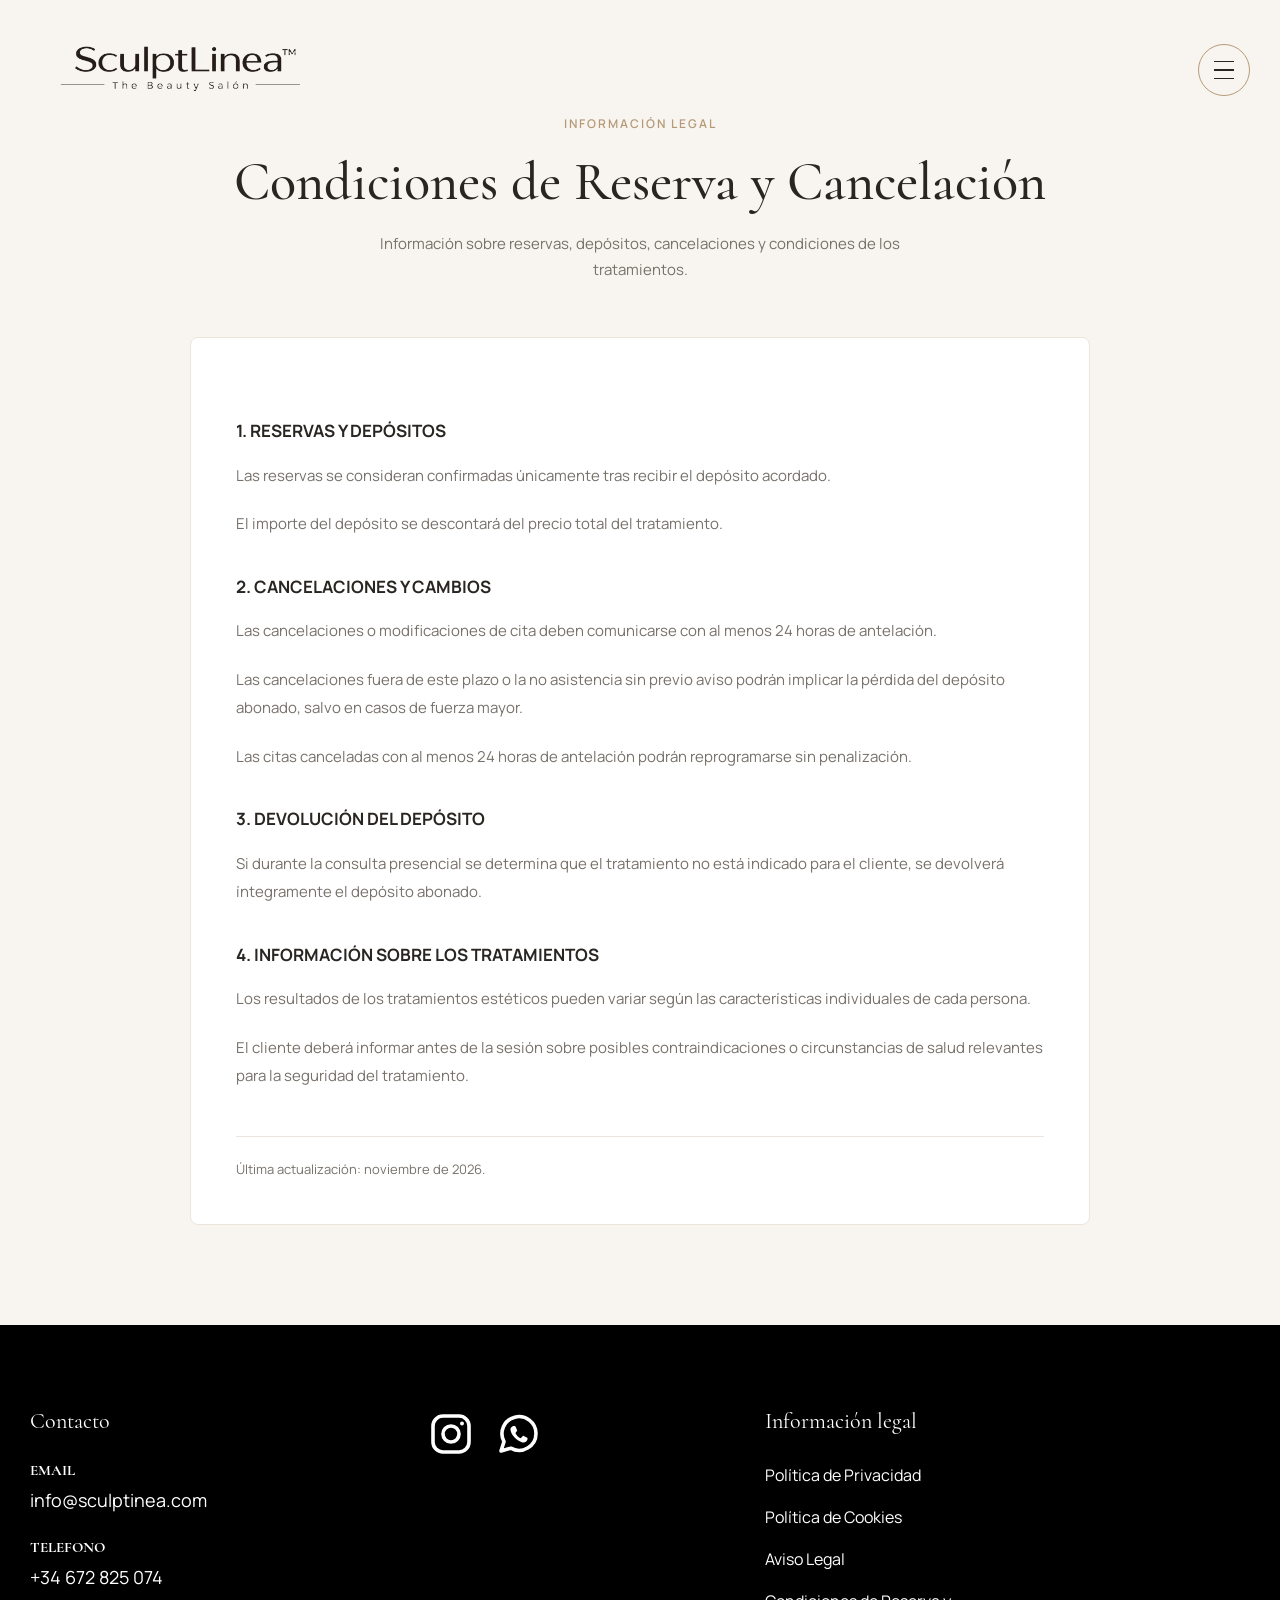
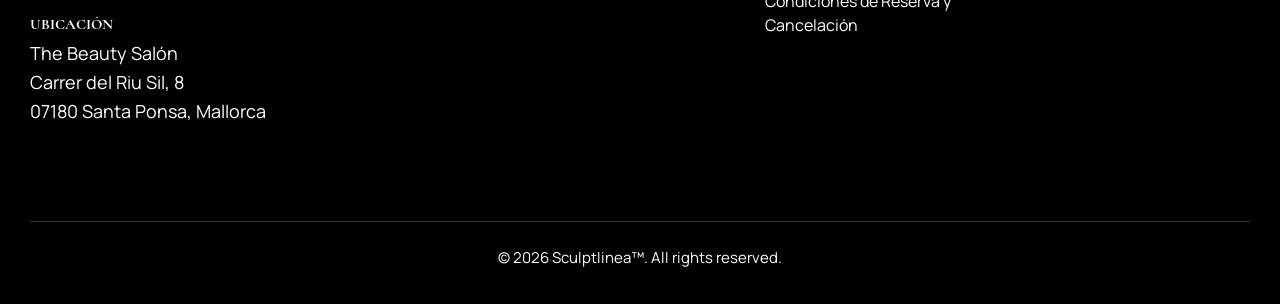
<file: booking-conditions.html>
<!DOCTYPE html>
<html lang="en">
<head>
    <meta charset="UTF-8">
    <meta name="viewport" content="width=device-width, initial-scale=1.0">
    <title>Condiciones de Reserva y Cancelación</title>
    <link rel="stylesheet" href="assets/css/style.css">
    <link rel="icon" type="image/png" href="assets/favicon/favicon.webp"> 
    <script src="assets/js/header.js" defer></script>
</head>
<body>
    <header class="header">
        <div class="container">
            <div class="header__wrapper">

                <!-- LOGO -->
                <a class="header__logo" href="index.html" aria-label="SculptLínea — inicio">
                    <img
                        class="header__logo-img"
                        src="assets/icons/logo-3.webp"
                        alt="SculptLínea Beauty & Aesthetics"
                        width="190"
                        height="60"
                    >
                </a>

                <!-- MENU BUTTON -->
                <button
                    class="header__burger"
                    type="button"
                    aria-label="Abrir menú"
                    aria-expanded="false"
                    aria-controls="header-menu"
                >
                    <span class="header__burger-line"></span>
                    <span class="header__burger-line"></span>
                    <span class="header__burger-line"></span>
                </button>

                <!-- NAVIGATION -->
                <nav class="header__menu" id="header-menu" hidden>
                    <ul class="header__list">

                        <li class="header__item">
                            <a class="header__link" href="index.html">
                                Inicio
                            </a>
                        </li>

                        <li class="header__item">
                            <a class="header__link" href="index.html#about">
                                ¿Qué es el HIFU?
                            </a>
                        </li>

                        <li class="header__item">
                            <a class="header__link" href="index.html#treatment">
                                ¿Cómo se realiza el tratamiento?
                            </a>
                        </li>

                        <li class="header__item">
                            <a class="header__link" href="index.html#prices">
                                Tratamientos y precios
                            </a>
                        </li>

                        <li class="header__item">
                            <a class="header__link" href="index.html#results">
                                Resultados reales
                            </a>
                        </li>

                        <li class="header__item">
                            <a class="header__link" href="index.html#indications">
                                Indicaciones y contraindicaciones
                            </a>
                        </li>

                        <li class="header__item">
                            <a class="header__link" href="index.html#faq">
                                Preguntas frecuentes
                            </a>
                        </li>

                        <li class="header__item">
                            <a class="header__link" href="index.html#contact">
                                Contacto
                            </a>
                        </li>

                    </ul>

                    <!-- MENU CTA -->
                    <div class="header__bottom">
                        <a class="header__cta" href="index.html#contact">
                            RESERVAR TRATAMIENTO
                            <span aria-hidden="true">→</span>
                        </a>
                    </div>

                </nav>

            </div>
        </div>
    </header>
    
    <main class="legal-page">
        <div class="container">

            <div class="legal-page__wrapper">

                <!-- PAGE HEADER -->
                <div class="legal-page__header">
                    <span class="legal-page__label">INFORMACIÓN LEGAL</span>
                    <h1 class="legal-page__title">Condiciones de Reserva y Cancelación</h1>
                    <p class="legal-page__description">
                        Información sobre reservas, depósitos, cancelaciones y condiciones de los tratamientos.
                    </p>
                </div>

                <!-- PAGE CONTENT -->
                <div class="legal-page__content">

                    <section class="legal-page__section">
                        <h2>1. RESERVAS Y DEPÓSITOS</h2>

                        <p>
                            Las reservas se consideran confirmadas únicamente tras recibir el depósito acordado.
                        </p>

                        <p>
                            El importe del depósito se descontará del precio total del tratamiento.
                        </p>
                    </section>

                    <section class="legal-page__section">
                        <h2>2. CANCELACIONES Y CAMBIOS</h2>

                        <p>
                            Las cancelaciones o modificaciones de cita deben comunicarse con al menos 24 horas de antelación.
                        </p>

                        <p>
                            Las cancelaciones fuera de este plazo o la no asistencia sin previo aviso podrán implicar la pérdida del depósito abonado, salvo en casos de fuerza mayor.
                        </p>

                        <p>
                            Las citas canceladas con al menos 24 horas de antelación podrán reprogramarse sin penalización.
                        </p>
                    </section>

                    <section class="legal-page__section">
                        <h2>3. DEVOLUCIÓN DEL DEPÓSITO</h2>

                        <p>
                            Si durante la consulta presencial se determina que el tratamiento no está indicado para el cliente, se devolverá íntegramente el depósito abonado.
                        </p>
                    </section>

                    <section class="legal-page__section">
                        <h2>4. INFORMACIÓN SOBRE LOS TRATAMIENTOS</h2>

                        <p>
                            Los resultados de los tratamientos estéticos pueden variar según las características individuales de cada persona.
                        </p>

                        <p>
                            El cliente deberá informar antes de la sesión sobre posibles contraindicaciones o circunstancias de salud relevantes para la seguridad del tratamiento.
                        </p>
                    </section>

                    <!-- LAST UPDATE -->
                    <div class="legal-page__update">
                        Última actualización: noviembre de 2026.
                    </div>

                </div>

            </div>

        </div>
    </main>

    <footer class="footer">
        <div class="container">

            <div class="footer__wrapper">

                <!-- CONTACT -->
                <div class="footer__contact">
                    <h3 class="footer__heading">Contacto</h3>
                    <!-- EMAIL -->
                    <div class="footer__item">
                        <h4 class="footer__label">EMAIL</h4>
                        <a href="mailto:info@sculptinea.com">
                            info@sculptinea.com
                        </a>
                    </div>

                    <!-- PHONE -->
                    <div class="footer__item">
                        <h4 class="footer__label">TELEFONO</h4>
                        <a href="tel:+34672825074">
                            +34 672 825 074
                        </a>
                    </div>

                    <!-- LOCATION -->
                    <div class="footer__item">
                        <h4 class="footer__label">UBICACIÓN</h4>

                        <address class="footer__address">
                            The Beauty Salón<br>
                            Carrer del Riu Sil, 8<br>
                            07180 Santa Ponsa, Mallorca
                        </address>
                    </div>

                </div>

                <!-- SOCIALS -->
                <div class="footer__socials">

                    <!-- INSTAGRAM -->
                    <a href="https://www.instagram.com/beautysantaponsa?jplx=MXhqZ2FqcDNsbm15MQ%3D%3D&utm_source=qr"
                    class="footer__social-link"
                    target="_blank"
                    rel="noopener noreferrer"
                    aria-label="Instagram">

                        <svg viewBox="0 0 24 24"
                            fill="none"
                            xmlns="http://www.w3.org/2000/svg"
                            aria-hidden="true">

                            <rect x="3" y="3"
                                width="18" height="18"
                                rx="5"
                                stroke="currentColor"
                                stroke-width="1.8"/>

                            <circle cx="12" cy="12" r="4"
                                    stroke="currentColor"
                                    stroke-width="1.8"/>

                            <circle cx="17.5" cy="6.8" r="1"
                                    fill="currentColor"/>
                        </svg>
                    </a>

                    <!-- WHATSAPP -->
                    <a href="https://wa.me/34672825074"
                    class="footer__social-link"
                    target="_blank"
                    rel="noopener noreferrer"
                    aria-label="WhatsApp">

                        <svg viewBox="0 0 24 24"
                            fill="none"
                            xmlns="http://www.w3.org/2000/svg"
                            aria-hidden="true">

                            <path d="M20.5 11.7a8.5 8.5 0 0 1-12.6 7.4L3 20.5l1.5-4.7a8.5 8.5 0 1 1 16-4.1Z"
                                stroke="currentColor"
                                stroke-width="1.8"
                                stroke-linecap="round"
                                stroke-linejoin="round"/>

                            <path d="M8.5 8.5c.2-.5.5-.5.8-.5h.5c.2 0 .4.1.5.4l.7 1.6c.1.2.1.4-.1.6l-.5.6c-.2.2-.2.4 0 .7.5.9 1.2 1.6 2.1 2.1.2.1.4.1.6-.1l.7-.8c.2-.2.4-.2.6-.1l1.5.7c.3.1.4.3.4.5 0 .3-.2 1.1-.7 1.5-.5.5-1.2.7-1.9.5-1.1-.3-2.5-1-3.7-2.2-1.2-1.2-2-2.6-2.2-3.7-.2-.7 0-1.4.5-1.8Z"
                                fill="currentColor"/>
                        </svg>
                    </a>

                </div>
                <!-- LEGAL INFORMATION -->
                <div class="footer__legal">

                    <h3 class="footer__heading">Información legal</h3>

                    <nav class="footer__legal-list" aria-label="Información legal">

                        <a href="privacy-policy.html" class="footer__legal-link">
                            Política de Privacidad
                        </a>

                        <a href="cookie-policy.html" class="footer__legal-link">
                            Política de Cookies
                        </a>

                        <a href="legal-notice.html" class="footer__legal-link">
                            Aviso Legal
                        </a>

                        <a href="booking-conditions.html" class="footer__legal-link">
                            Condiciones de Reserva y Cancelación
                        </a>

                    </nav>

                </div>
                <!-- COPYRIGHT -->
                <div class="footer__bottom">
                    <p class="footer__copyright">
                        © 2026 Sculptlinea™. All rights reserved.
                    </p>
                </div>

            </div>

        </div>
    </footer>
</body>
</html>
</file>
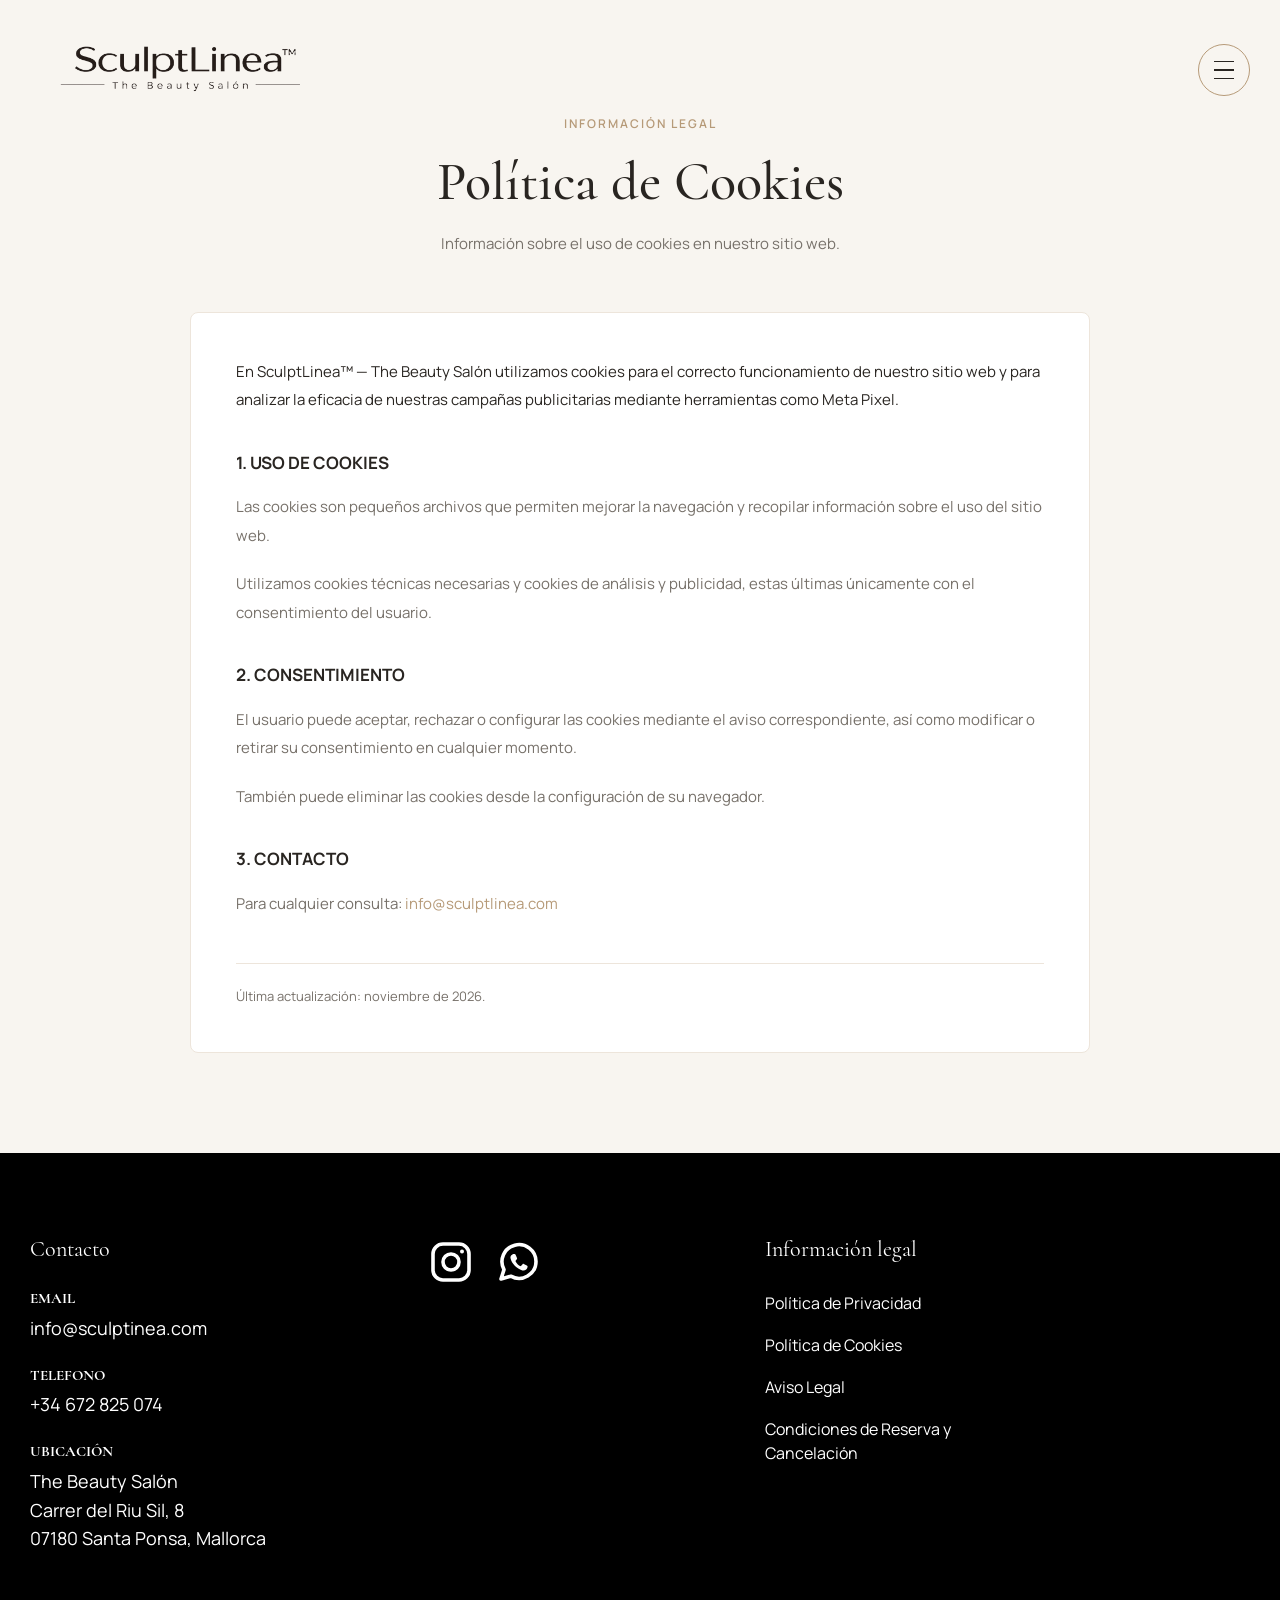
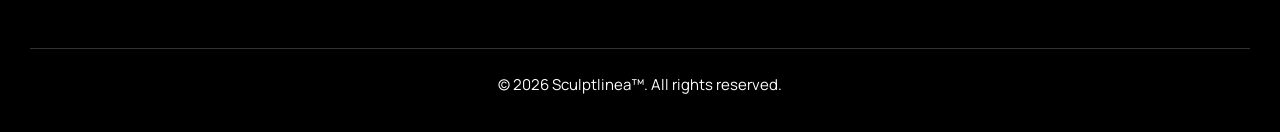
<file: cookie-policy.html>
<!DOCTYPE html>
<html lang="en">
<head>
    <meta charset="UTF-8">
    <meta name="viewport" content="width=device-width, initial-scale=1.0">
    <title>Política de Cookies</title>
    <link rel="stylesheet" href="assets/css/style.css">
    <link rel="icon" type="image/png" href="assets/favicon/favicon.webp">
    <script src="assets/js/header.js" defer></script>
</head>
<body>
    <header class="header">
        <div class="container">
            <div class="header__wrapper">

                <!-- LOGO -->
                <a class="header__logo" href="index.html" aria-label="SculptLínea — inicio">
                    <img
                        class="header__logo-img"
                        src="assets/icons/logo-3.webp"
                        alt="SculptLínea Beauty & Aesthetics"
                        width="190"
                        height="60"
                    >
                </a>

                <!-- MENU BUTTON -->
                <button
                    class="header__burger"
                    type="button"
                    aria-label="Abrir menú"
                    aria-expanded="false"
                    aria-controls="header-menu"
                >
                    <span class="header__burger-line"></span>
                    <span class="header__burger-line"></span>
                    <span class="header__burger-line"></span>
                </button>

                <!-- NAVIGATION -->
                <nav class="header__menu" id="header-menu" hidden>
                    <ul class="header__list">

                        <li class="header__item">
                            <a class="header__link" href="index.html">
                                Inicio
                            </a>
                        </li>

                        <li class="header__item">
                            <a class="header__link" href="index.html#about">
                                ¿Qué es el HIFU?
                            </a>
                        </li>

                        <li class="header__item">
                            <a class="header__link" href="index.html#treatment">
                                ¿Cómo se realiza el tratamiento?
                            </a>
                        </li>

                        <li class="header__item">
                            <a class="header__link" href="index.html#prices">
                                Tratamientos y precios
                            </a>
                        </li>

                        <li class="header__item">
                            <a class="header__link" href="index.html#results">
                                Resultados reales
                            </a>
                        </li>

                        <li class="header__item">
                            <a class="header__link" href="index.html#indications">
                                Indicaciones y contraindicaciones
                            </a>
                        </li>

                        <li class="header__item">
                            <a class="header__link" href="index.html#faq">
                                Preguntas frecuentes
                            </a>
                        </li>

                        <li class="header__item">
                            <a class="header__link" href="index.html#contact">
                                Contacto
                            </a>
                        </li>

                    </ul>

                    <!-- MENU CTA -->
                    <div class="header__bottom">
                        <a class="header__cta" href="index.html#contact">
                            RESERVAR TRATAMIENTO
                            <span aria-hidden="true">→</span>
                        </a>
                    </div>

                </nav>

            </div>
        </div>
    </header>
    
    <main class="legal-page">
        <div class="container">

            <div class="legal-page__wrapper">

                <!-- PAGE HEADER -->
                <div class="legal-page__header">
                    <span class="legal-page__label">INFORMACIÓN LEGAL</span>
                    <h1 class="legal-page__title">Política de Cookies</h1>
                    <p class="legal-page__description">
                        Información sobre el uso de cookies en nuestro sitio web.
                    </p>
                </div>

                <!-- PAGE CONTENT -->
                <div class="legal-page__content">

                    <p>
                        En SculptLinea™ — The Beauty Salón utilizamos cookies para el correcto funcionamiento de nuestro sitio web y para analizar la eficacia de nuestras campañas publicitarias mediante herramientas como Meta Pixel.
                    </p>

                    <section class="legal-page__section">
                        <h2>1. USO DE COOKIES</h2>

                        <p>
                            Las cookies son pequeños archivos que permiten mejorar la navegación y recopilar información sobre el uso del sitio web.
                        </p>

                        <p>
                            Utilizamos cookies técnicas necesarias y cookies de análisis y publicidad, estas últimas únicamente con el consentimiento del usuario.
                        </p>
                    </section>

                    <section class="legal-page__section">
                        <h2>2. CONSENTIMIENTO</h2>

                        <p>
                            El usuario puede aceptar, rechazar o configurar las cookies mediante el aviso correspondiente, así como modificar o retirar su consentimiento en cualquier momento.
                        </p>

                        <p>
                            También puede eliminar las cookies desde la configuración de su navegador.
                        </p>
                    </section>

                    <section class="legal-page__section">
                        <h2>3. CONTACTO</h2>

                        <p>
                            Para cualquier consulta:
                            <a href="mailto:info@sculptlinea.com">info@sculptlinea.com</a>
                        </p>
                    </section>

                    <!-- LAST UPDATE -->
                    <div class="legal-page__update">
                        Última actualización: noviembre de 2026.
                    </div>

                </div>

            </div>

        </div>
    </main>

    <footer class="footer">
        <div class="container">

            <div class="footer__wrapper">

                <!-- CONTACT -->
                <div class="footer__contact">
                    <h3 class="footer__heading">Contacto</h3>
                    <!-- EMAIL -->
                    <div class="footer__item">
                        <h4 class="footer__label">EMAIL</h4>
                        <a href="mailto:info@sculptinea.com">
                            info@sculptinea.com
                        </a>
                    </div>

                    <!-- PHONE -->
                    <div class="footer__item">
                        <h4 class="footer__label">TELEFONO</h4>
                        <a href="tel:+34672825074">
                            +34 672 825 074
                        </a>
                    </div>

                    <!-- LOCATION -->
                    <div class="footer__item">
                        <h4 class="footer__label">UBICACIÓN</h4>

                        <address class="footer__address">
                            The Beauty Salón<br>
                            Carrer del Riu Sil, 8<br>
                            07180 Santa Ponsa, Mallorca
                        </address>
                    </div>

                </div>

                <!-- SOCIALS -->
                <div class="footer__socials">

                    <!-- INSTAGRAM -->
                    <a href="https://www.instagram.com/beautysantaponsa?jplx=MXhqZ2FqcDNsbm15MQ%3D%3D&utm_source=qr"
                    class="footer__social-link"
                    target="_blank"
                    rel="noopener noreferrer"
                    aria-label="Instagram">

                        <svg viewBox="0 0 24 24"
                            fill="none"
                            xmlns="http://www.w3.org/2000/svg"
                            aria-hidden="true">

                            <rect x="3" y="3"
                                width="18" height="18"
                                rx="5"
                                stroke="currentColor"
                                stroke-width="1.8"/>

                            <circle cx="12" cy="12" r="4"
                                    stroke="currentColor"
                                    stroke-width="1.8"/>

                            <circle cx="17.5" cy="6.8" r="1"
                                    fill="currentColor"/>
                        </svg>
                    </a>

                    <!-- WHATSAPP -->
                    <a href="https://wa.me/34672825074"
                    class="footer__social-link"
                    target="_blank"
                    rel="noopener noreferrer"
                    aria-label="WhatsApp">

                        <svg viewBox="0 0 24 24"
                            fill="none"
                            xmlns="http://www.w3.org/2000/svg"
                            aria-hidden="true">

                            <path d="M20.5 11.7a8.5 8.5 0 0 1-12.6 7.4L3 20.5l1.5-4.7a8.5 8.5 0 1 1 16-4.1Z"
                                stroke="currentColor"
                                stroke-width="1.8"
                                stroke-linecap="round"
                                stroke-linejoin="round"/>

                            <path d="M8.5 8.5c.2-.5.5-.5.8-.5h.5c.2 0 .4.1.5.4l.7 1.6c.1.2.1.4-.1.6l-.5.6c-.2.2-.2.4 0 .7.5.9 1.2 1.6 2.1 2.1.2.1.4.1.6-.1l.7-.8c.2-.2.4-.2.6-.1l1.5.7c.3.1.4.3.4.5 0 .3-.2 1.1-.7 1.5-.5.5-1.2.7-1.9.5-1.1-.3-2.5-1-3.7-2.2-1.2-1.2-2-2.6-2.2-3.7-.2-.7 0-1.4.5-1.8Z"
                                fill="currentColor"/>
                        </svg>
                    </a>

                </div>
                <!-- LEGAL INFORMATION -->
                <div class="footer__legal">

                    <h3 class="footer__heading">Información legal</h3>

                    <nav class="footer__legal-list" aria-label="Información legal">

                        <a href="privacy-policy.html" class="footer__legal-link">
                            Política de Privacidad
                        </a>

                        <a href="cookie-policy.html" class="footer__legal-link">
                            Política de Cookies
                        </a>

                        <a href="legal-notice.html" class="footer__legal-link">
                            Aviso Legal
                        </a>

                        <a href="booking-conditions.html" class="footer__legal-link">
                            Condiciones de Reserva y Cancelación
                        </a>

                    </nav>

                </div>
                <!-- COPYRIGHT -->
                <div class="footer__bottom">
                    <p class="footer__copyright">
                        © 2026 Sculptlinea™. All rights reserved.
                    </p>
                </div>

            </div>

        </div>
    </footer>
</body>
</html>
</file>
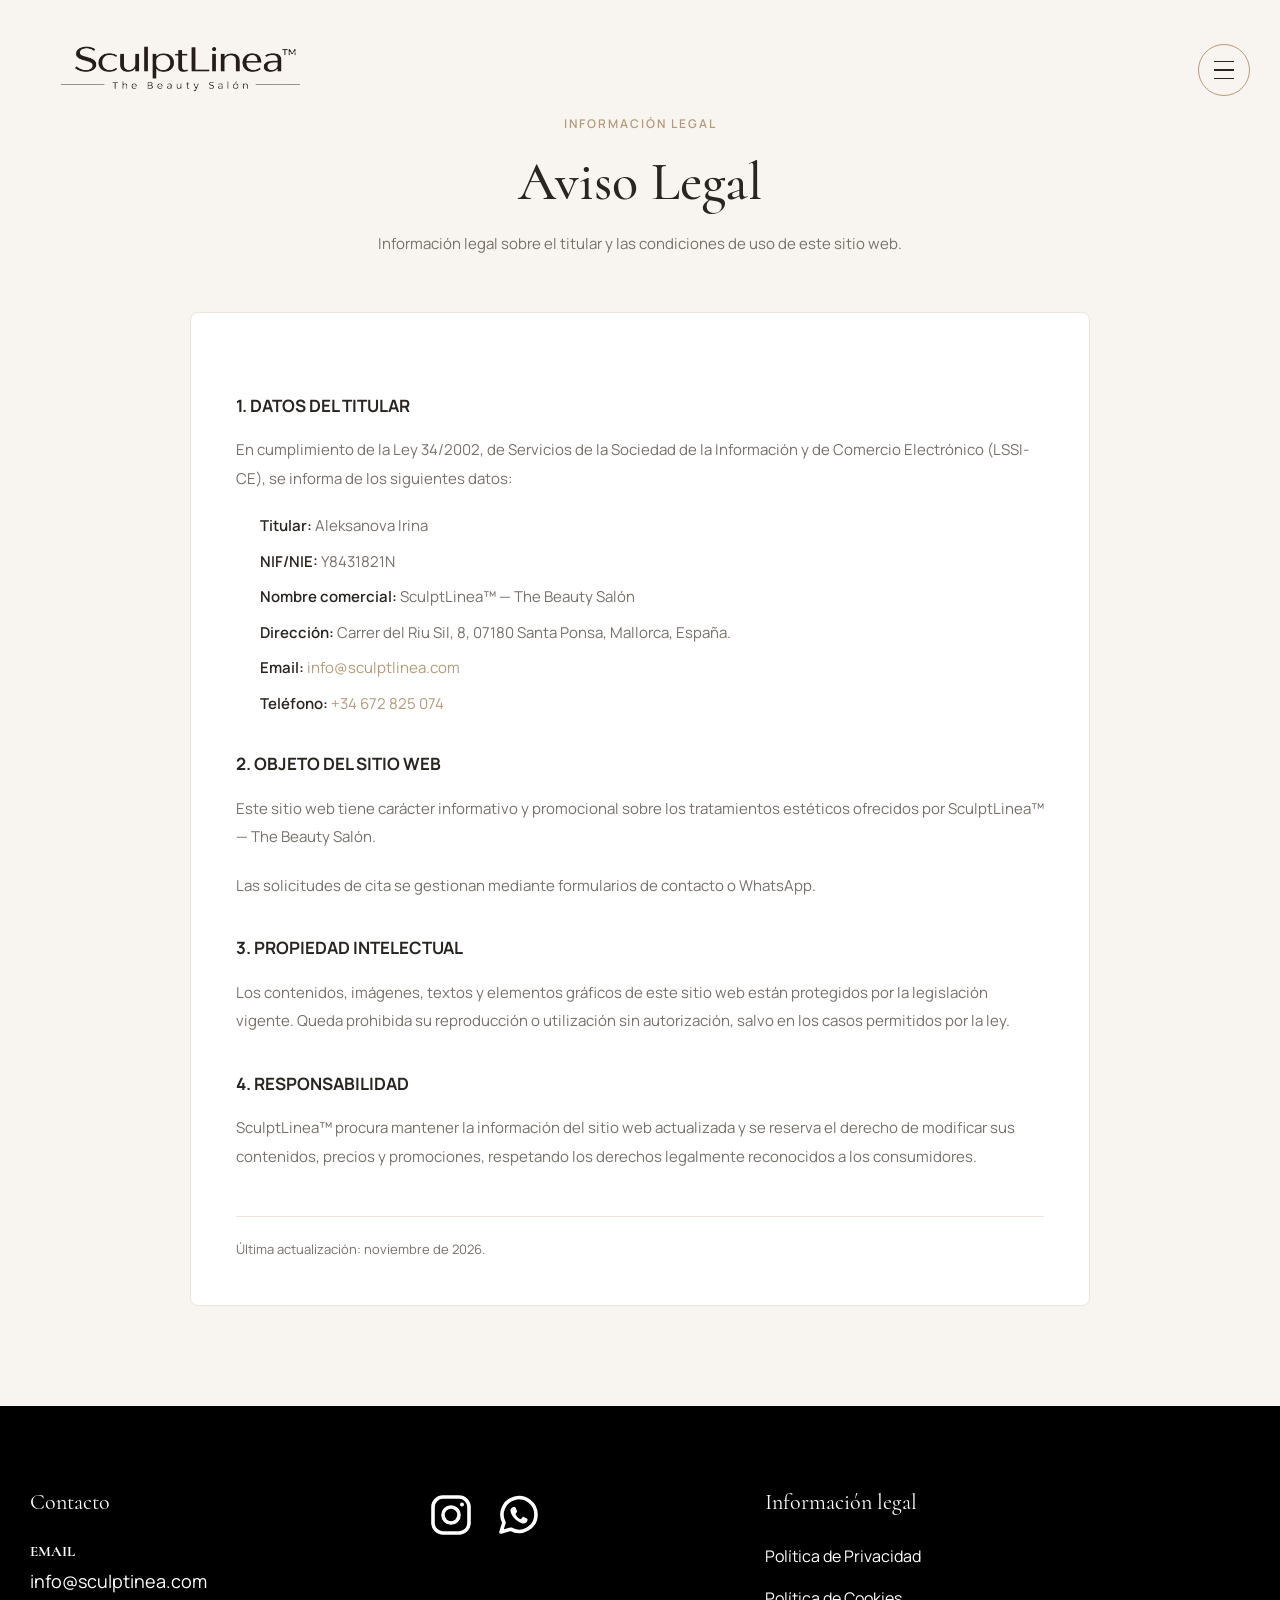
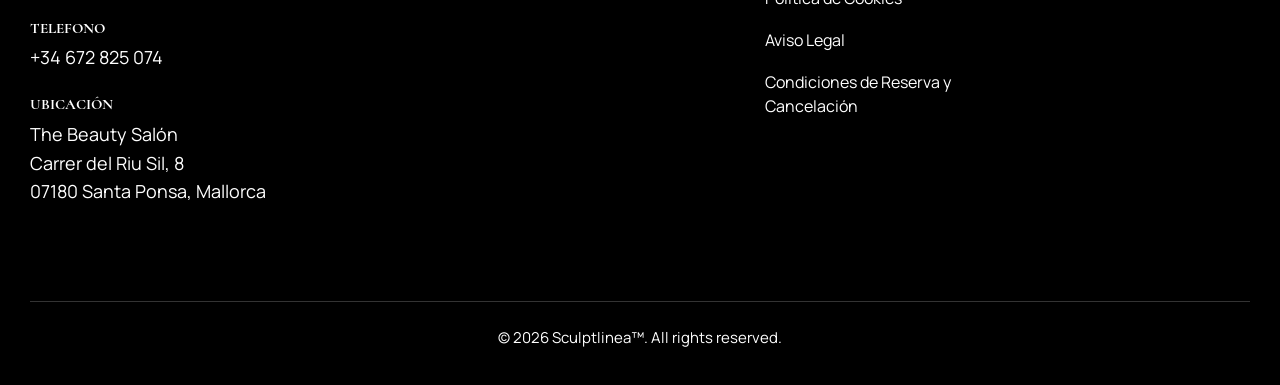
<file: legal-notice.html>
<!DOCTYPE html>
<html lang="en">
<head>
    <meta charset="UTF-8">
    <meta name="viewport" content="width=device-width, initial-scale=1.0">
    <title>Aviso Legal</title>
    <link rel="stylesheet" href="assets/css/style.css">
    <link rel="icon" type="image/png" href="assets/favicon/favicon.webp">
    <script src="assets/js/header.js" defer></script>
</head>
<body>
    <header class="header">
        <div class="container">
            <div class="header__wrapper">

                <!-- LOGO -->
                <a class="header__logo" href="index.html" aria-label="SculptLínea — inicio">
                    <img
                        class="header__logo-img"
                        src="assets/icons/logo-3.webp"
                        alt="SculptLínea Beauty & Aesthetics"
                        width="190"
                        height="60"
                    >
                </a>

                <!-- MENU BUTTON -->
                <button
                    class="header__burger"
                    type="button"
                    aria-label="Abrir menú"
                    aria-expanded="false"
                    aria-controls="header-menu"
                >
                    <span class="header__burger-line"></span>
                    <span class="header__burger-line"></span>
                    <span class="header__burger-line"></span>
                </button>

                <!-- NAVIGATION -->
                <nav class="header__menu" id="header-menu" hidden>
                    <ul class="header__list">

                        <li class="header__item">
                            <a class="header__link" href="index.html">
                                Inicio
                            </a>
                        </li>

                        <li class="header__item">
                            <a class="header__link" href="index.html#about">
                                ¿Qué es el HIFU?
                            </a>
                        </li>

                        <li class="header__item">
                            <a class="header__link" href="index.html#treatment">
                                ¿Cómo se realiza el tratamiento?
                            </a>
                        </li>

                        <li class="header__item">
                            <a class="header__link" href="index.html#prices">
                                Tratamientos y precios
                            </a>
                        </li>

                        <li class="header__item">
                            <a class="header__link" href="index.html#results">
                                Resultados reales
                            </a>
                        </li>

                        <li class="header__item">
                            <a class="header__link" href="index.html#indications">
                                Indicaciones y contraindicaciones
                            </a>
                        </li>

                        <li class="header__item">
                            <a class="header__link" href="index.html#faq">
                                Preguntas frecuentes
                            </a>
                        </li>

                        <li class="header__item">
                            <a class="header__link" href="index.html#contact">
                                Contacto
                            </a>
                        </li>

                    </ul>

                    <!-- MENU CTA -->
                    <div class="header__bottom">
                        <a class="header__cta" href="index.html#contact">
                            RESERVAR TRATAMIENTO
                            <span aria-hidden="true">→</span>
                        </a>
                    </div>

                </nav>

            </div>
        </div>
    </header>
    <main class="legal-page">
        <div class="container">

            <div class="legal-page__wrapper">

                <!-- PAGE HEADER -->
                <div class="legal-page__header">
                    <span class="legal-page__label">INFORMACIÓN LEGAL</span>
                    <h1 class="legal-page__title">Aviso Legal</h1>
                    <p class="legal-page__description">
                        Información legal sobre el titular y las condiciones de uso de este sitio web.
                    </p>
                </div>

                <!-- PAGE CONTENT -->
                <div class="legal-page__content">

                    <section class="legal-page__section">
                        <h2>1. DATOS DEL TITULAR</h2>

                        <p>
                            En cumplimiento de la Ley 34/2002, de Servicios de la Sociedad de la Información y de Comercio Electrónico (LSSI-CE), se informa de los siguientes datos:
                        </p>

                        <ul>
                            <li><strong>Titular:</strong> Aleksanova Irina</li>
                            <li><strong>NIF/NIE:</strong> Y8431821N</li>
                            <li><strong>Nombre comercial:</strong> SculptLinea™ — The Beauty Salón</li>
                            <li><strong>Dirección:</strong> Carrer del Riu Sil, 8, 07180 Santa Ponsa, Mallorca, España.</li>
                            <li><strong>Email:</strong> <a href="mailto:info@sculptlinea.com">info@sculptlinea.com</a></li>
                            <li><strong>Teléfono:</strong> <a href="tel:+34672825074">+34 672 825 074</a></li>
                        </ul>
                    </section>

                    <section class="legal-page__section">
                        <h2>2. OBJETO DEL SITIO WEB</h2>

                        <p>
                            Este sitio web tiene carácter informativo y promocional sobre los tratamientos estéticos ofrecidos por SculptLinea™ — The Beauty Salón.
                        </p>

                        <p>
                            Las solicitudes de cita se gestionan mediante formularios de contacto o WhatsApp.
                        </p>
                    </section>

                    <section class="legal-page__section">
                        <h2>3. PROPIEDAD INTELECTUAL</h2>

                        <p>
                            Los contenidos, imágenes, textos y elementos gráficos de este sitio web están protegidos por la legislación vigente. Queda prohibida su reproducción o utilización sin autorización, salvo en los casos permitidos por la ley.
                        </p>
                    </section>

                    <section class="legal-page__section">
                        <h2>4. RESPONSABILIDAD</h2>

                        <p>
                            SculptLinea™ procura mantener la información del sitio web actualizada y se reserva el derecho de modificar sus contenidos, precios y promociones, respetando los derechos legalmente reconocidos a los consumidores.
                        </p>
                    </section>

                    <!-- LAST UPDATE -->
                    <div class="legal-page__update">
                        Última actualización: noviembre de 2026.
                    </div>

                </div>

            </div>

        </div>
    </main>
    <footer class="footer">
        <div class="container">

            <div class="footer__wrapper">

                <!-- CONTACT -->
                <div class="footer__contact">
                    <h3 class="footer__heading">Contacto</h3>
                    <!-- EMAIL -->
                    <div class="footer__item">
                        <h4 class="footer__label">EMAIL</h4>
                        <a href="mailto:info@sculptinea.com">
                            info@sculptinea.com
                        </a>
                    </div>

                    <!-- PHONE -->
                    <div class="footer__item">
                        <h4 class="footer__label">TELEFONO</h4>
                        <a href="tel:+34672825074">
                            +34 672 825 074
                        </a>
                    </div>

                    <!-- LOCATION -->
                    <div class="footer__item">
                        <h4 class="footer__label">UBICACIÓN</h4>

                        <address class="footer__address">
                            The Beauty Salón<br>
                            Carrer del Riu Sil, 8<br>
                            07180 Santa Ponsa, Mallorca
                        </address>
                    </div>

                </div>

                <!-- SOCIALS -->
                <div class="footer__socials">

                    <!-- INSTAGRAM -->
                    <a href="https://www.instagram.com/beautysantaponsa?jplx=MXhqZ2FqcDNsbm15MQ%3D%3D&utm_source=qr"
                    class="footer__social-link"
                    target="_blank"
                    rel="noopener noreferrer"
                    aria-label="Instagram">

                        <svg viewBox="0 0 24 24"
                            fill="none"
                            xmlns="http://www.w3.org/2000/svg"
                            aria-hidden="true">

                            <rect x="3" y="3"
                                width="18" height="18"
                                rx="5"
                                stroke="currentColor"
                                stroke-width="1.8"/>

                            <circle cx="12" cy="12" r="4"
                                    stroke="currentColor"
                                    stroke-width="1.8"/>

                            <circle cx="17.5" cy="6.8" r="1"
                                    fill="currentColor"/>
                        </svg>
                    </a>

                    <!-- WHATSAPP -->
                    <a href="https://wa.me/34672825074"
                    class="footer__social-link"
                    target="_blank"
                    rel="noopener noreferrer"
                    aria-label="WhatsApp">

                        <svg viewBox="0 0 24 24"
                            fill="none"
                            xmlns="http://www.w3.org/2000/svg"
                            aria-hidden="true">

                            <path d="M20.5 11.7a8.5 8.5 0 0 1-12.6 7.4L3 20.5l1.5-4.7a8.5 8.5 0 1 1 16-4.1Z"
                                stroke="currentColor"
                                stroke-width="1.8"
                                stroke-linecap="round"
                                stroke-linejoin="round"/>

                            <path d="M8.5 8.5c.2-.5.5-.5.8-.5h.5c.2 0 .4.1.5.4l.7 1.6c.1.2.1.4-.1.6l-.5.6c-.2.2-.2.4 0 .7.5.9 1.2 1.6 2.1 2.1.2.1.4.1.6-.1l.7-.8c.2-.2.4-.2.6-.1l1.5.7c.3.1.4.3.4.5 0 .3-.2 1.1-.7 1.5-.5.5-1.2.7-1.9.5-1.1-.3-2.5-1-3.7-2.2-1.2-1.2-2-2.6-2.2-3.7-.2-.7 0-1.4.5-1.8Z"
                                fill="currentColor"/>
                        </svg>
                    </a>

                </div>
                <!-- LEGAL INFORMATION -->
                <div class="footer__legal">

                    <h3 class="footer__heading">Información legal</h3>

                    <nav class="footer__legal-list" aria-label="Información legal">

                        <a href="privacy-policy.html" class="footer__legal-link">
                            Política de Privacidad
                        </a>

                        <a href="cookie-policy.html" class="footer__legal-link">
                            Política de Cookies
                        </a>

                        <a href="legal-notice.html" class="footer__legal-link">
                            Aviso Legal
                        </a>

                        <a href="booking-conditions.html" class="footer__legal-link">
                            Condiciones de Reserva y Cancelación
                        </a>

                    </nav>

                </div>
                <!-- COPYRIGHT -->
                <div class="footer__bottom">
                    <p class="footer__copyright">
                        © 2026 Sculptlinea™. All rights reserved.
                    </p>
                </div>

            </div>

        </div>
    </footer>
</body>
</html>
</file>
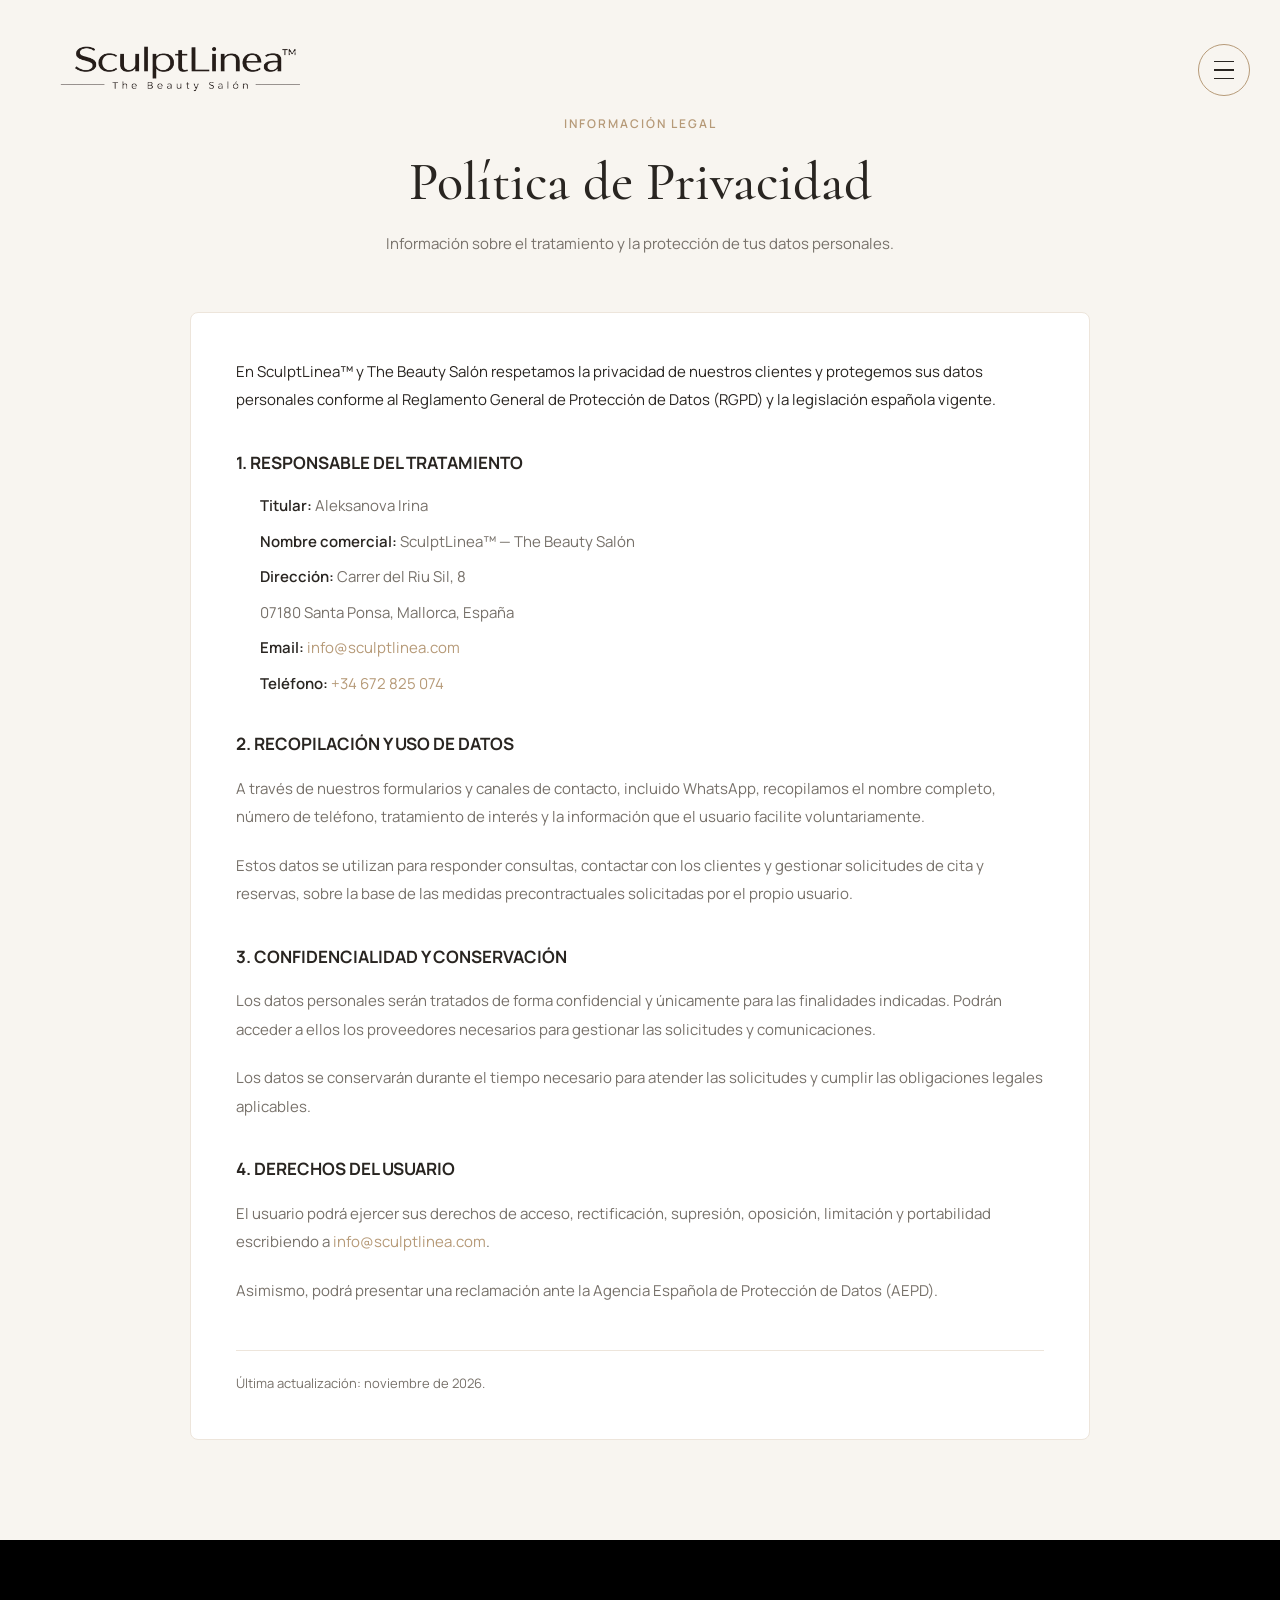
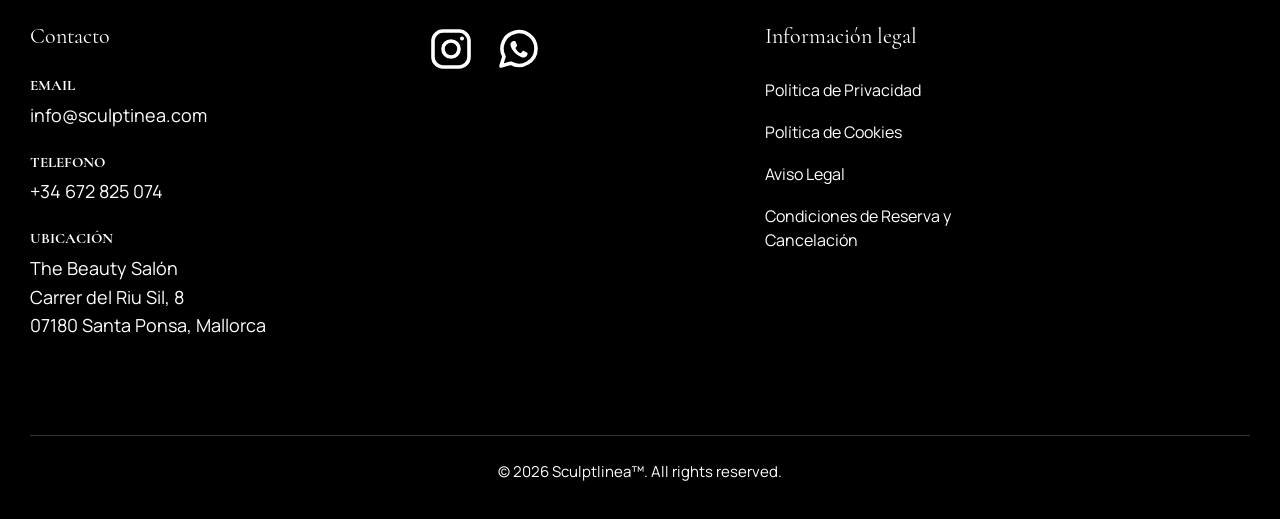
<file: privacy-policy.html>
<!DOCTYPE html>
<html lang="en">
<head>
    <meta charset="UTF-8">
    <meta name="viewport" content="width=device-width, initial-scale=1.0">
    <title>POLÍTICA DE PRIVACIDAD</title>
    <link rel="stylesheet" href="assets/css/style.css">
    <link rel="icon" type="image/png" href="assets/favicon/favicon.webp">
    <script src="assets/js/header.js" defer></script>
</head>
<body>
    <header class="header">
        <div class="container">
            <div class="header__wrapper">

                <!-- LOGO -->
                <a class="header__logo" href="index.html" aria-label="SculptLínea — inicio">
                    <img
                        class="header__logo-img"
                        src="assets/icons/logo-3.webp"
                        alt="SculptLínea Beauty & Aesthetics"
                        width="190"
                        height="60"
                    >
                </a>

                <!-- MENU BUTTON -->
                <button
                    class="header__burger"
                    type="button"
                    aria-label="Abrir menú"
                    aria-expanded="false"
                    aria-controls="header-menu"
                >
                    <span class="header__burger-line"></span>
                    <span class="header__burger-line"></span>
                    <span class="header__burger-line"></span>
                </button>

                <!-- NAVIGATION -->
                <nav class="header__menu" id="header-menu" hidden>
                    <ul class="header__list">

                        <li class="header__item">
                            <a class="header__link" href="index.html">
                                Inicio
                            </a>
                        </li>

                        <li class="header__item">
                            <a class="header__link" href="index.html#about">
                                ¿Qué es el HIFU?
                            </a>
                        </li>

                        <li class="header__item">
                            <a class="header__link" href="index.html#treatment">
                                ¿Cómo se realiza el tratamiento?
                            </a>
                        </li>

                        <li class="header__item">
                            <a class="header__link" href="index.html#prices">
                                Tratamientos y precios
                            </a>
                        </li>

                        <li class="header__item">
                            <a class="header__link" href="index.html#results">
                                Resultados reales
                            </a>
                        </li>

                        <li class="header__item">
                            <a class="header__link" href="index.html#indications">
                                Indicaciones y contraindicaciones
                            </a>
                        </li>

                        <li class="header__item">
                            <a class="header__link" href="index.html#faq">
                                Preguntas frecuentes
                            </a>
                        </li>

                        <li class="header__item">
                            <a class="header__link" href="index.html#contact">
                                Contacto
                            </a>
                        </li>

                    </ul>

                    <!-- MENU CTA -->
                    <div class="header__bottom">
                        <a class="header__cta" href="index.html#contact">
                            RESERVAR TRATAMIENTO
                            <span aria-hidden="true">→</span>
                        </a>
                    </div>

                </nav>

            </div>
        </div>
    </header>
    <main class="legal-page">
        <div class="container">

            <div class="legal-page__wrapper">

                <!-- PAGE HEADER -->
                <div class="legal-page__header">
                    <span class="legal-page__label">INFORMACIÓN LEGAL</span>
                    <h1 class="legal-page__title">Política de Privacidad</h1>
                    <p class="legal-page__description">
                        Información sobre el tratamiento y la protección de tus datos personales.
                    </p>
                </div>

                <!-- PAGE CONTENT -->
                <div class="legal-page__content">

                    <p>
                        En SculptLinea™ y The Beauty Salón respetamos la privacidad de nuestros clientes y protegemos sus datos personales conforme al Reglamento General de Protección de Datos (RGPD) y la legislación española vigente.
                    </p>

                    <section class="legal-page__section">
                        <h2>1. RESPONSABLE DEL TRATAMIENTO</h2>

                        <ul>
                            <li><strong>Titular:</strong> Aleksanova Irina</li>
                            <li><strong>Nombre comercial:</strong> SculptLinea™ — The Beauty Salón</li>
                            <li><strong>Dirección:</strong> Carrer del Riu Sil, 8</li>
                            <li>07180 Santa Ponsa, Mallorca, España</li>
                            <li><strong>Email:</strong> <a href="mailto:info@sculptlinea.com">info@sculptlinea.com</a></li>
                            <li><strong>Teléfono:</strong> <a href="tel:+34672825074">+34 672 825 074</a></li>
                        </ul>
                    </section>

                    <section class="legal-page__section">
                        <h2>2. RECOPILACIÓN Y USO DE DATOS</h2>

                        <p>
                            A través de nuestros formularios y canales de contacto, incluido WhatsApp, recopilamos el nombre completo, número de teléfono, tratamiento de interés y la información que el usuario facilite voluntariamente.
                        </p>

                        <p>
                            Estos datos se utilizan para responder consultas, contactar con los clientes y gestionar solicitudes de cita y reservas, sobre la base de las medidas precontractuales solicitadas por el propio usuario.
                        </p>
                    </section>

                    <section class="legal-page__section">
                        <h2>3. CONFIDENCIALIDAD Y CONSERVACIÓN</h2>

                        <p>
                            Los datos personales serán tratados de forma confidencial y únicamente para las finalidades indicadas. Podrán acceder a ellos los proveedores necesarios para gestionar las solicitudes y comunicaciones.
                        </p>

                        <p>
                            Los datos se conservarán durante el tiempo necesario para atender las solicitudes y cumplir las obligaciones legales aplicables.
                        </p>
                    </section>

                    <section class="legal-page__section">
                        <h2>4. DERECHOS DEL USUARIO</h2>

                        <p>
                            El usuario podrá ejercer sus derechos de acceso, rectificación, supresión, oposición, limitación y portabilidad escribiendo a
                            <a href="mailto:info@sculptlinea.com">info@sculptlinea.com</a>.
                        </p>

                        <p>
                            Asimismo, podrá presentar una reclamación ante la Agencia Española de Protección de Datos (AEPD).
                        </p>
                    </section>

                    <!-- LAST UPDATE -->
                    <div class="legal-page__update">
                        Última actualización: noviembre de 2026.
                    </div>

                </div>

            </div>

        </div>
    </main>
    <footer class="footer">
        <div class="container">

            <div class="footer__wrapper">

                <!-- CONTACT -->
                <div class="footer__contact">
                    <h3 class="footer__heading">Contacto</h3>
                    <!-- EMAIL -->
                    <div class="footer__item">
                        <h4 class="footer__label">EMAIL</h4>
                        <a href="mailto:info@sculptinea.com">
                            info@sculptinea.com
                        </a>
                    </div>

                    <!-- PHONE -->
                    <div class="footer__item">
                        <h4 class="footer__label">TELEFONO</h4>
                        <a href="tel:+34672825074">
                            +34 672 825 074
                        </a>
                    </div>

                    <!-- LOCATION -->
                    <div class="footer__item">
                        <h4 class="footer__label">UBICACIÓN</h4>

                        <address class="footer__address">
                            The Beauty Salón<br>
                            Carrer del Riu Sil, 8<br>
                            07180 Santa Ponsa, Mallorca
                        </address>
                    </div>

                </div>

                <!-- SOCIALS -->
                <div class="footer__socials">

                    <!-- INSTAGRAM -->
                    <a href="https://www.instagram.com/beautysantaponsa?jplx=MXhqZ2FqcDNsbm15MQ%3D%3D&utm_source=qr"
                    class="footer__social-link"
                    target="_blank"
                    rel="noopener noreferrer"
                    aria-label="Instagram">

                        <svg viewBox="0 0 24 24"
                            fill="none"
                            xmlns="http://www.w3.org/2000/svg"
                            aria-hidden="true">

                            <rect x="3" y="3"
                                width="18" height="18"
                                rx="5"
                                stroke="currentColor"
                                stroke-width="1.8"/>

                            <circle cx="12" cy="12" r="4"
                                    stroke="currentColor"
                                    stroke-width="1.8"/>

                            <circle cx="17.5" cy="6.8" r="1"
                                    fill="currentColor"/>
                        </svg>
                    </a>

                    <!-- WHATSAPP -->
                    <a href="https://wa.me/34672825074"
                    class="footer__social-link"
                    target="_blank"
                    rel="noopener noreferrer"
                    aria-label="WhatsApp">

                        <svg viewBox="0 0 24 24"
                            fill="none"
                            xmlns="http://www.w3.org/2000/svg"
                            aria-hidden="true">

                            <path d="M20.5 11.7a8.5 8.5 0 0 1-12.6 7.4L3 20.5l1.5-4.7a8.5 8.5 0 1 1 16-4.1Z"
                                stroke="currentColor"
                                stroke-width="1.8"
                                stroke-linecap="round"
                                stroke-linejoin="round"/>

                            <path d="M8.5 8.5c.2-.5.5-.5.8-.5h.5c.2 0 .4.1.5.4l.7 1.6c.1.2.1.4-.1.6l-.5.6c-.2.2-.2.4 0 .7.5.9 1.2 1.6 2.1 2.1.2.1.4.1.6-.1l.7-.8c.2-.2.4-.2.6-.1l1.5.7c.3.1.4.3.4.5 0 .3-.2 1.1-.7 1.5-.5.5-1.2.7-1.9.5-1.1-.3-2.5-1-3.7-2.2-1.2-1.2-2-2.6-2.2-3.7-.2-.7 0-1.4.5-1.8Z"
                                fill="currentColor"/>
                        </svg>
                    </a>

                </div>
                <!-- LEGAL INFORMATION -->
                <div class="footer__legal">

                    <h3 class="footer__heading">Información legal</h3>

                    <nav class="footer__legal-list" aria-label="Información legal">

                        <a href="privacy-policy.html" class="footer__legal-link">
                            Política de Privacidad
                        </a>

                        <a href="cookie-policy.html" class="footer__legal-link">
                            Política de Cookies
                        </a>

                        <a href="legal-notice.html" class="footer__legal-link">
                            Aviso Legal
                        </a>

                        <a href="booking-conditions.html" class="footer__legal-link">
                            Condiciones de Reserva y Cancelación
                        </a>

                    </nav>

                </div>
                <!-- COPYRIGHT -->
                <div class="footer__bottom">
                    <p class="footer__copyright">
                        © 2026 Sculptlinea™. All rights reserved.
                    </p>
                </div>

            </div>

        </div>
    </footer>
</body>
</html>
</file>
<file: assets/css/style.css>
@import url("./var.css");
@import url("./fonts.css");
@import url("./normalize.css");
@import url("./global.css");
@import url("./header.css");
@import url("./hero.css");
@import url("./about.css");
@import url("./layers.css");
@import url("./treatment.css");
@import url("./pricing.css");
@import url("./results.css");
@import url("./result-video.css");
@import url("./conditions.css");
@import url("./faq.css");
@import url("./reviews.css");
@import url("./contacts.css");
@import url("./cookies.css");
@import url("./legal.css");
@import url("./modal.css");
@import url("./footer.css");
</file>
